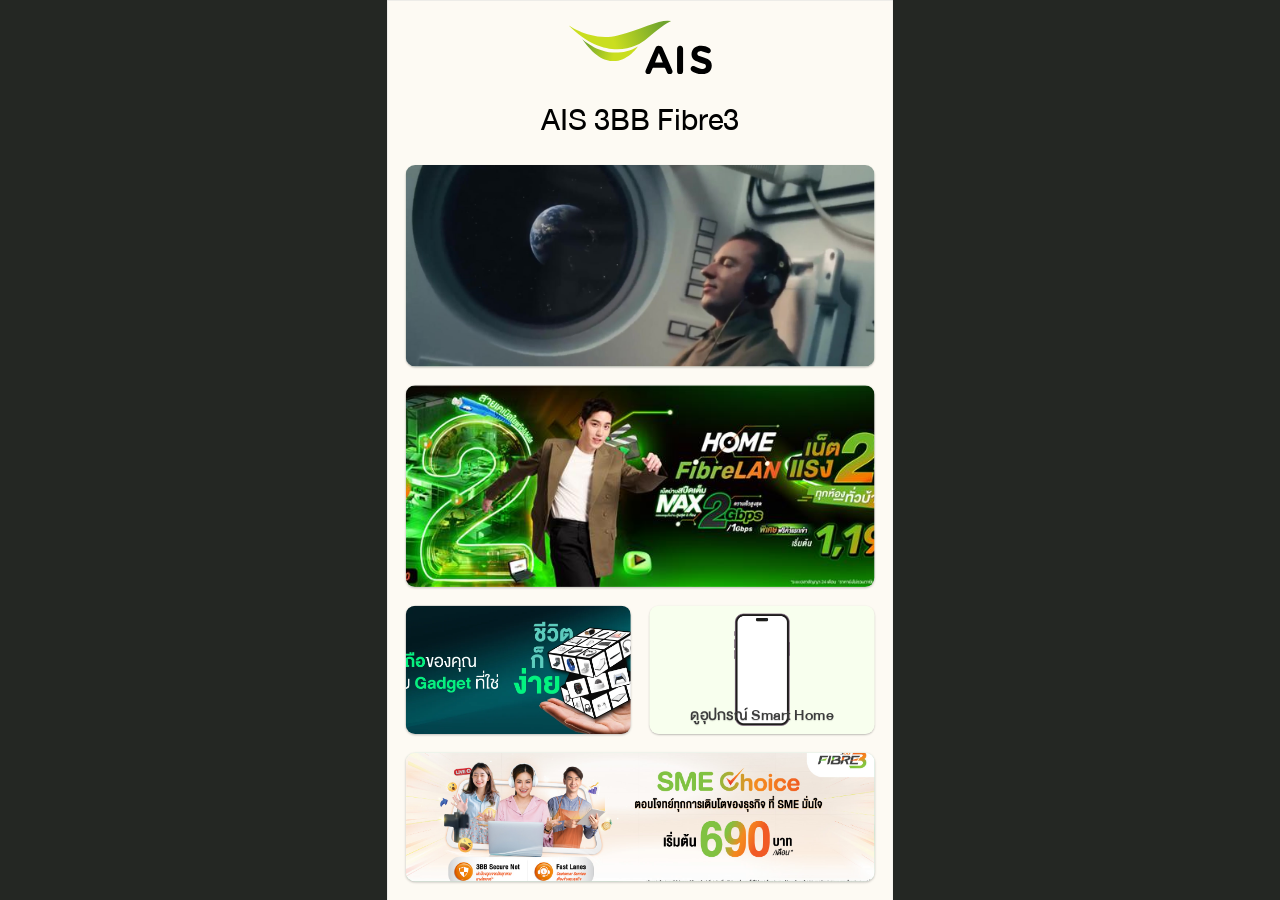
<file: index.html>
<!doctype html>
<html lang="th">
  <head>
    <meta charset="utf-8" />
    <meta name="viewport" content="width=device-width,initial-scale=1,maximum-scale=1,user-scalable=no" />
    <title>หน้าแรก — AIS Vertical TV Pad V1.02n</title>
    <link rel="stylesheet" href="styles/kiosk-styles.css" />
    <script defer src="scripts/navbar.js"></script>
    <script defer src="scripts/kiosk-application.js"></script>
  </head>
  <body data-current-page="home">
    <main class="kiosk-viewport" id="viewport">
      <div class="kiosk-scaled-container" id="wrapper">
        <div class="kiosk-canvas" id="canvas">
          <section
            class="kiosk-screen"
            id="page-home"
            data-title="หน้าแรก"
            data-page="home"
            tabindex="-1"
            aria-label="หน้าแรก"
          >
            <div class="home-page">
              <div class="brand-section__logo">
                <img
                  alt=""
                  src="assets/images/ais-brand-logo.svg"
                  draggable="false"
                  class="media-layer"
                />
              </div>
              <div
                aria-label="วิดีโอแบรนด์"
                class="brand-video__container"
                data-inline-video="brand"
              >
                <img
                  src="assets/images/home-brand-video-poster.jpg"
                  alt=""
                  draggable="false"
                  class="media-cover"
                />
              </div>
              <a
                data-action="navigate"
                aria-label="กีฬาและ Entertainment"
                class="interactive entertainment-promotion-banner"
                href="entertainment-promotions.html#entertainment"
                data-page="entertainment"
              >
                <div class="entertainment-promotion-banner__image">
                  <img
                    alt=""
                    src="assets/images/entertainment-promotion-banner.webp"
                    draggable="false"
                    class="media-cover"
                  />
                </div>
              </a>
              <h1 data-bind="brandConcept" class="brand-section__concept"></h1>
              <a
                data-action="navigate"
                aria-label="เลือกประเภทธุรกิจ SME"
                class="interactive business-promotion-banner"
                href="business-types.html#sme-business"
                data-page="sme-business"
              >
                <div class="business-promotion-banner__base-image">
                  <img
                    alt=""
                    src="assets/images/business-banner-background.webp"
                    draggable="false"
                    class="media-cover"
                  />
                </div>
                <div class="business-promotion-banner__overlay-image">
                  <img
                    alt=""
                    src="assets/images/business-banner-overlay.webp"
                    draggable="false"
                    class="media-cover"
                  />
                </div>
              </a>
              <a
                aria-label="ดูอุปกรณ์ Smart Home"
                class="interactive smart-home-preview"
                href="smart-home.html#smart-home"
                data-page="smart-home"
                data-action="navigate"
              >
                <div class="smart-home-preview__device-image">
                  <img
                    alt=""
                    src="assets/images/smart-home-demo-devices.webp"
                    draggable="false"
                    class="media-cover"
                  />
                </div>
                <span class="smart-home-preview__label">ดูอุปกรณ์ Smart Home</span>
              </a>
              <a
                data-action="navigate"
                aria-label="Smart Home"
                class="interactive smart-home-promotion-banner"
                href="smart-home.html#smart-home"
                data-page="smart-home"
              >
                <div class="smart-home-promotion-banner__image">
                  <img
                    alt=""
                    src="assets/images/smart-home-banner.webp"
                    draggable="false"
                    class="media-cover"
                  />
                </div>
              </a>
            </div>
          </section>
          <div id="idle-root" hidden></div>
          <div class="visually-hidden" id="announcer" aria-live="polite"></div>
        </div>
      </div>
    </main>
    <noscript><p class="startup-message">ไม่สามารถเริ่มระบบได้ กรุณาติดต่อเจ้าหน้าที่</p></noscript>
  </body>
</html>
</file>
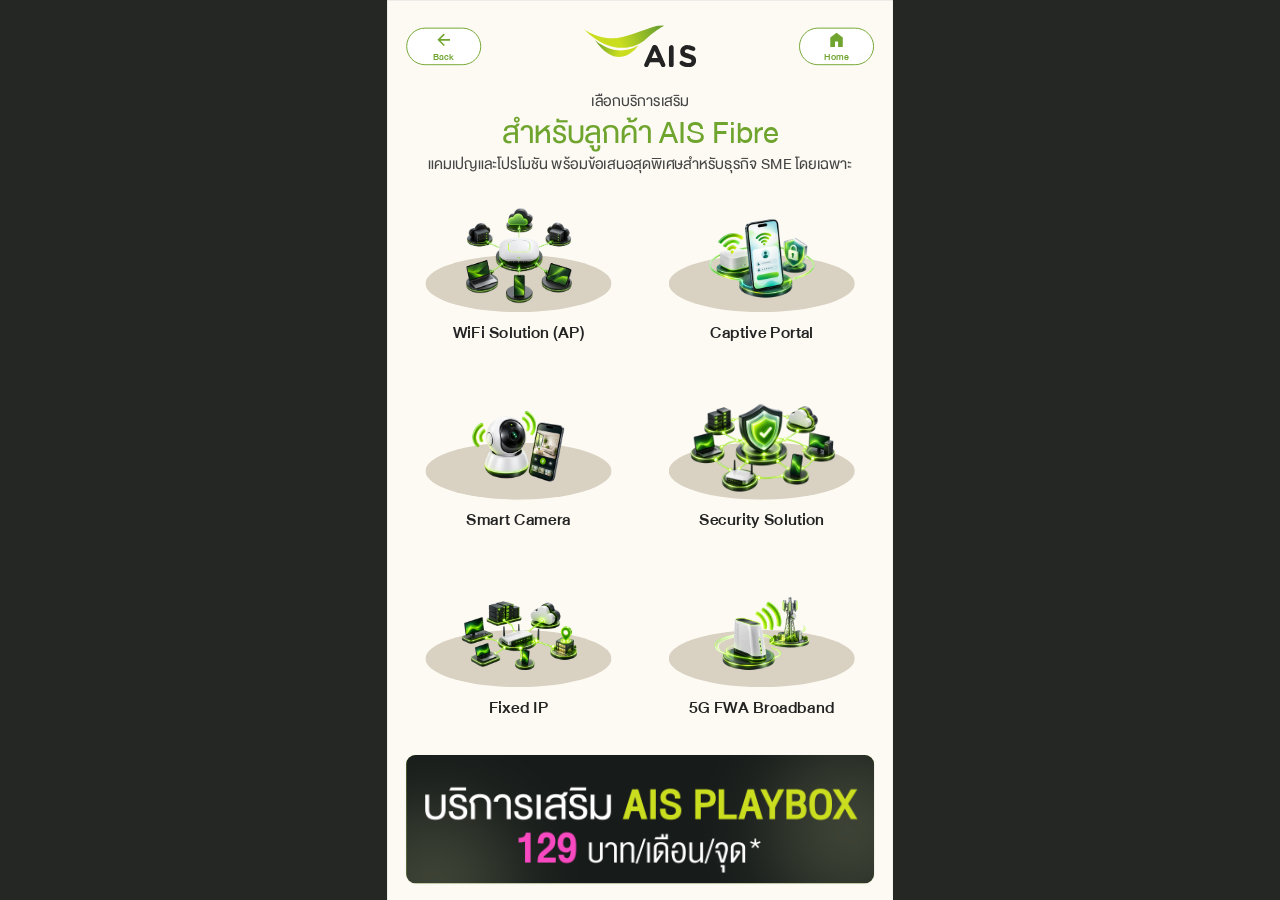
<file: business-additional-services.html>
<!doctype html>
<html lang="th">
  <head>
    <meta charset="utf-8" />
    <meta name="viewport" content="width=device-width,initial-scale=1,maximum-scale=1,user-scalable=no" />
    <title>บริการเสริม SME — AIS Vertical TV Pad V1.02n</title>
    <link rel="stylesheet" href="styles/kiosk-styles.css" />
    <script defer src="scripts/navbar.js"></script>
    <script defer src="scripts/kiosk-application.js"></script>
  </head>
  <body data-current-page="sme-addons">
    <main class="kiosk-viewport" id="viewport">
      <div class="kiosk-scaled-container" id="wrapper">
        <div class="kiosk-canvas" id="canvas">
          <section
            class="kiosk-screen"
            id="page-sme-addons"
            data-title="บริการเสริม SME"
            data-page="sme-addons"
            tabindex="-1"
            aria-label="บริการเสริม SME"
          >
            <div class="kiosk-page">
              <div data-navbar></div>
              <div class="business-additional-services-heading">
                <h1 class="business-additional-services-page-title">
                  <span class="business-additional-services-heading__title">เลือกบริการเสริม</span>
                  <span class="business-additional-services-heading__subtitle heading-title">สำหรับลูกค้า AIS Fibre</span>
                </h1>
                <p class="business-additional-services-heading__title">
                  แคมเปญและโปรโมชัน พร้อมข้อเสนอสุดพิเศษสำหรับธุรกิจ SME โดยเฉพาะ
                </p>
              </div>
              <h2 class="visually-hidden">รายการบริการเสริม</h2>
              <div class="business-service-row">
                <div
                  aria-label="WiFi Solution (AP)"
                  class="business-service-card"
                  data-addon-id="wifi"
                  role="group"
                >
                  <div class="business-service-card__cover">
                    <div class="business-service-card__image-rotation">
                      <img
                        alt=""
                        src="assets/images/business-service-card-background.svg"
                        draggable="false"
                        class="media-layer"
                      />
                    </div>
                    <div class="business-service-card__wifi-image">
                      <img
                        alt=""
                        src="assets/images/business-wifi-service.webp"
                        draggable="false"
                        class="media-cover"
                      />
                    </div>
                  </div>
                  <h3 class="business-service-card__name heading-card">WiFi Solution (AP)</h3>
                </div>
                <div
                  aria-label="Captive Portal"
                  class="business-service-card"
                  data-addon-id="portal"
                  role="group"
                >
                  <div class="business-service-card__cover">
                    <div class="business-service-card__image-rotation">
                      <img
                        alt=""
                        src="assets/images/business-service-card-background.svg"
                        draggable="false"
                        class="media-layer"
                      />
                    </div>
                    <div class="business-service-card__portal-image">
                      <img
                        alt=""
                        src="assets/images/business-wifi-portal-service.webp"
                        draggable="false"
                        class="media-cover"
                      />
                    </div>
                  </div>
                  <h3 class="business-service-card__name heading-card">Captive Portal</h3>
                </div>
              </div>
              <div class="business-service-row">
                <div
                  aria-label="Smart Camera"
                  class="business-service-card"
                  data-addon-id="camera"
                  role="group"
                >
                  <div class="business-service-card__cover">
                    <div class="business-service-card__image-rotation">
                      <img
                        alt=""
                        src="assets/images/business-service-card-background.svg"
                        draggable="false"
                        class="media-layer"
                      />
                    </div>
                    <div class="business-service-card__camera-image">
                      <img
                        alt=""
                        src="assets/images/smart-camera-and-phone.webp"
                        draggable="false"
                        class="media-cover"
                      />
                    </div>
                  </div>
                  <h3 class="business-service-card__name heading-card">Smart Camera</h3>
                </div>
                <div
                  aria-label="Security Solution"
                  class="business-service-card"
                  data-addon-id="security"
                  role="group"
                >
                  <div class="business-service-card__cover">
                    <div class="business-service-card__image-rotation">
                      <img
                        alt=""
                        src="assets/images/business-service-card-background.svg"
                        draggable="false"
                        class="media-layer"
                      />
                    </div>
                    <div class="business-service-card__security-image">
                      <img
                        alt=""
                        src="assets/images/business-cybersecurity-service.webp"
                        draggable="false"
                        class="media-cover"
                      />
                    </div>
                  </div>
                  <h3 class="business-service-card__name heading-card">Security Solution</h3>
                </div>
              </div>
              <div class="business-service-row">
                <div
                  aria-label="Fixed IP"
                  class="business-service-card"
                  data-addon-id="ip"
                  role="group"
                >
                  <div class="business-service-card__cover">
                    <div class="business-service-card__image-rotation">
                      <img
                        alt=""
                        src="assets/images/business-service-card-background.svg"
                        draggable="false"
                        class="media-layer"
                      />
                    </div>
                    <div class="business-service-card__fixed-ip-image">
                      <img
                        alt=""
                        src="assets/images/business-fixed-ip-service.webp"
                        draggable="false"
                        class="media-cover"
                      />
                    </div>
                  </div>
                  <h3 class="business-service-card__name heading-card">Fixed IP</h3>
                </div>
                <div
                  aria-label="5G FWA Broadband"
                  class="business-service-card"
                  data-addon-id="fwa"
                  role="group"
                >
                  <div class="business-service-card__cover">
                    <div class="business-service-card__image-rotation">
                      <img
                        alt=""
                        src="assets/images/business-service-card-background.svg"
                        draggable="false"
                        class="media-layer"
                      />
                    </div>
                    <div class="business-service-card__fixed-wireless-image">
                      <img
                        alt=""
                        src="assets/images/business-fixed-wireless-service.webp"
                        draggable="false"
                        class="media-cover"
                      />
                    </div>
                  </div>
                  <h3 class="business-service-card__name heading-card">5G FWA Broadband</h3>
                </div>
              </div>
              <div class="business-additional-services-promotion-banner">
                <div class="business-additional-services-promotion-banner__image">
                  <img
                    alt=""
                    src="assets/images/additional-internet-promotions-banner.webp"
                    draggable="false"
                    class="media-cover"
                  />
                </div>
              </div>
            </div>
          </section>
          <div id="idle-root" hidden></div>
          <div class="visually-hidden" id="announcer" aria-live="polite"></div>
        </div>
      </div>
    </main>
    <noscript><p class="startup-message">ไม่สามารถเริ่มระบบได้ กรุณาติดต่อเจ้าหน้าที่</p></noscript>
  </body>
</html>
</file>
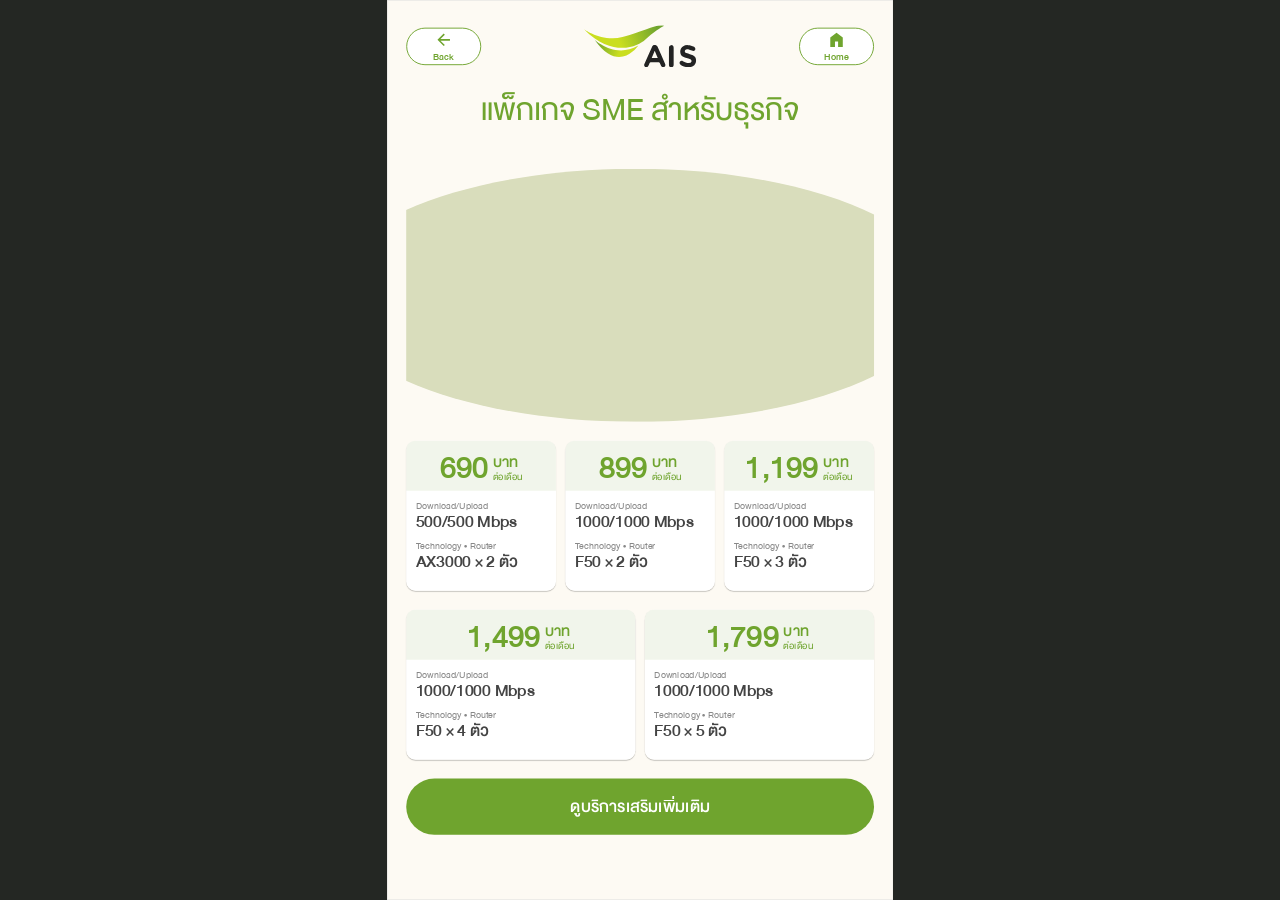
<file: business-packages.html>
<!doctype html>
<html lang="th">
  <head>
    <meta charset="utf-8" />
    <meta name="viewport" content="width=device-width,initial-scale=1,maximum-scale=1,user-scalable=no" />
    <title>แพ็กเกจ SME — AIS Vertical TV Pad V1.02n</title>
    <link rel="stylesheet" href="styles/kiosk-styles.css" />
    <script defer src="scripts/navbar.js"></script>
    <script defer src="scripts/kiosk-application.js"></script>
  </head>
  <body data-current-page="sme-packages">
    <main class="kiosk-viewport" id="viewport">
      <div class="kiosk-scaled-container" id="wrapper">
        <div class="kiosk-canvas" id="canvas">
          <section
            class="kiosk-screen"
            id="page-sme-packages"
            data-title="แพ็กเกจ SME"
            data-page="sme-packages"
            tabindex="-1"
            aria-label="แพ็กเกจ SME"
          >
            <div class="kiosk-page">
              <div data-navbar></div>
              <div class="business-packages-heading">
                <h1 data-business-title="true" class="business-packages-heading__title heading-title">
                  แพ็กเกจ SME สำหรับธุรกิจ
                </h1>
              </div>
              <div class="business-packages-hero">
                <div class="business-packages-hero__ellipse">
                  <div class="business-packages-hero__ellipse-native">
                    <img
                      alt=""
                      src="assets/images/business-package-hero-ellipse.svg"
                      draggable="false"
                      class="media-layer"
                    />
                  </div>
                </div>
                <div class="business-packages-hero__business-image">
                  <img
                    alt=""
                    draggable="false"
                    data-business-image="true"
                    class="media-cover is-image-loading"
                  />
                </div>
              </div>
              <div class="business-package-row">
                <div
                  aria-label="แพ็กเกจธุรกิจ"
                  class="business-package-card"
                  data-package-id="sme-690"
                  data-package-label="sme-690"
                  role="group"
                >
                  <div class="business-package-card__pricing">
                    <p data-bind="packages.sme-690.price" class="business-package-card__price">—</p>
                    <div class="business-package-card__billing">
                      <span class="business-package-card__currency">บาท</span>
                      <span class="business-package-card__period">ต่อเดือน</span>
                    </div>
                  </div>
                  <div class="business-package-card__body">
                    <dl class="business-package-card__detail">
                      <dt class="detail-caption">Download/Upload</dt>
                      <dd data-bind="packages.sme-690.speed" class="detail-value">—</dd>
                    </dl>
                    <dl class="business-package-card__detail">
                      <dt class="detail-caption">Technology • Router</dt>
                      <dd data-bind="packages.sme-690.router" class="detail-value">—</dd>
                    </dl>
                  </div>
                </div>
                <div
                  aria-label="แพ็กเกจธุรกิจ"
                  class="business-package-card"
                  data-package-id="sme-899"
                  data-package-label="sme-899"
                  role="group"
                >
                  <div class="business-package-card__pricing">
                    <p data-bind="packages.sme-899.price" class="business-package-card__price">—</p>
                    <div class="business-package-card__billing">
                      <span class="business-package-card__currency">บาท</span>
                      <span class="business-package-card__period">ต่อเดือน</span>
                    </div>
                  </div>
                  <div class="business-package-card__body">
                    <dl class="business-package-card__detail">
                      <dt class="detail-caption">Download/Upload</dt>
                      <dd data-bind="packages.sme-899.speed" class="detail-value">—</dd>
                    </dl>
                    <dl class="business-package-card__detail">
                      <dt class="detail-caption">Technology • Router</dt>
                      <dd data-bind="packages.sme-899.router" class="detail-value">—</dd>
                    </dl>
                  </div>
                </div>
                <div
                  aria-label="แพ็กเกจธุรกิจ"
                  class="business-package-card"
                  data-package-id="sme-1199"
                  data-package-label="sme-1199"
                  role="group"
                >
                  <div class="business-package-card__pricing">
                    <p data-bind="packages.sme-1199.price" class="business-package-card__price">
                      —
                    </p>
                    <div class="business-package-card__billing">
                      <span class="business-package-card__currency">บาท</span>
                      <span class="business-package-card__period">ต่อเดือน</span>
                    </div>
                  </div>
                  <div class="business-package-card__body">
                    <dl class="business-package-card__detail">
                      <dt class="detail-caption">Download/Upload</dt>
                      <dd data-bind="packages.sme-1199.speed" class="detail-value">—</dd>
                    </dl>
                    <dl class="business-package-card__detail">
                      <dt class="detail-caption">Technology • Router</dt>
                      <dd data-bind="packages.sme-1199.router" class="detail-value">—</dd>
                    </dl>
                  </div>
                </div>
              </div>
              <div class="business-package-row--last">
                <div
                  aria-label="แพ็กเกจธุรกิจ"
                  class="business-package-card--last"
                  data-package-id="sme-1499"
                  data-package-label="sme-1499"
                  role="group"
                >
                  <div class="business-package-card__pricing">
                    <p data-bind="packages.sme-1499.price" class="business-package-card__price">
                      —
                    </p>
                    <div class="business-package-card__billing">
                      <span class="business-package-card__currency">บาท</span>
                      <span class="business-package-card__period">ต่อเดือน</span>
                    </div>
                  </div>
                  <div class="business-package-card__body">
                    <dl class="business-package-card__detail">
                      <dt class="detail-caption">Download/Upload</dt>
                      <dd data-bind="packages.sme-1499.speed" class="detail-value">—</dd>
                    </dl>
                    <dl class="business-package-card__detail">
                      <dt class="detail-caption">Technology • Router</dt>
                      <dd data-bind="packages.sme-1499.router" class="detail-value">—</dd>
                    </dl>
                  </div>
                </div>
                <div
                  aria-label="แพ็กเกจธุรกิจ"
                  class="business-package-card--last"
                  data-package-id="sme-1799"
                  data-package-label="sme-1799"
                  role="group"
                >
                  <div class="business-package-card__pricing">
                    <p data-bind="packages.sme-1799.price" class="business-package-card__price">
                      —
                    </p>
                    <div class="business-package-card__billing">
                      <span class="business-package-card__currency">บาท</span>
                      <span class="business-package-card__period">ต่อเดือน</span>
                    </div>
                  </div>
                  <div class="business-package-card__body">
                    <dl class="business-package-card__detail">
                      <dt class="detail-caption">Download/Upload</dt>
                      <dd data-bind="packages.sme-1799.speed" class="detail-value">—</dd>
                    </dl>
                    <dl class="business-package-card__detail">
                      <dt class="detail-caption">Technology • Router</dt>
                      <dd data-bind="packages.sme-1799.router" class="detail-value">—</dd>
                    </dl>
                  </div>
                </div>
              </div>
              <a
                data-action="navigate"
                aria-label="ดูบริการเสริมเพิ่มเติม"
                class="interactive business-additional-services-link"
                href="business-additional-services.html#sme-addons"
                data-page="sme-addons"
              >
                <span class="business-additional-services-link__label">ดูบริการเสริมเพิ่มเติม</span>
              </a>
            </div>
          </section>
          <div id="idle-root" hidden></div>
          <div class="visually-hidden" id="announcer" aria-live="polite"></div>
        </div>
      </div>
    </main>
    <noscript><p class="startup-message">ไม่สามารถเริ่มระบบได้ กรุณาติดต่อเจ้าหน้าที่</p></noscript>
  </body>
</html>
</file>
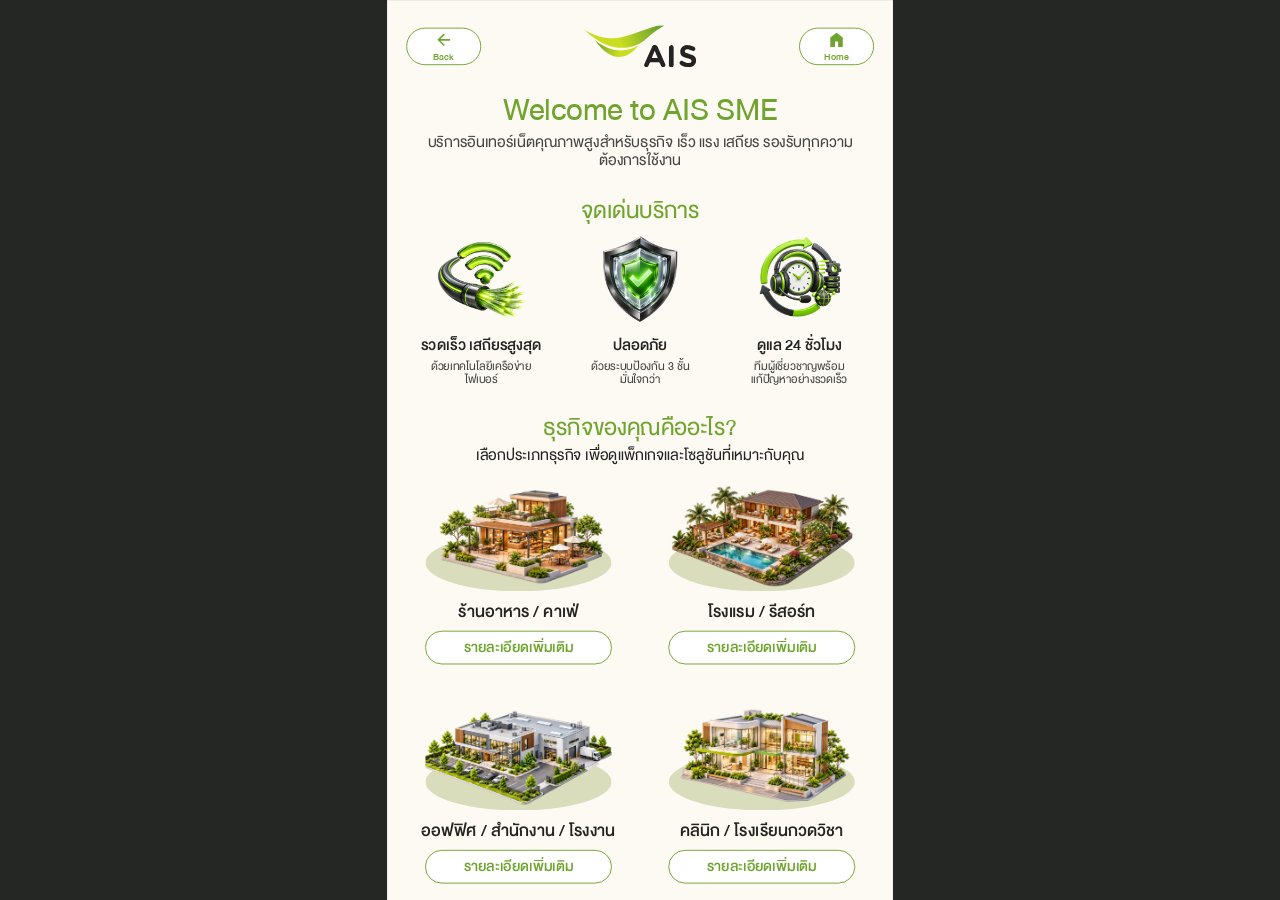
<file: business-types.html>
<!doctype html>
<html lang="th">
  <head>
    <meta charset="utf-8" />
    <meta name="viewport" content="width=device-width,initial-scale=1,maximum-scale=1,user-scalable=no" />
    <title>เลือกประเภทธุรกิจ SME — AIS Vertical TV Pad V1.02n</title>
    <link rel="stylesheet" href="styles/kiosk-styles.css" />
    <script defer src="scripts/navbar.js"></script>
    <script defer src="scripts/kiosk-application.js"></script>
  </head>
  <body data-current-page="sme-business">
    <main class="kiosk-viewport" id="viewport">
      <div class="kiosk-scaled-container" id="wrapper">
        <div class="kiosk-canvas" id="canvas">
          <section
            class="kiosk-screen"
            id="page-sme-business"
            data-title="เลือกประเภทธุรกิจ SME"
            data-page="sme-business"
            tabindex="-1"
            aria-label="เลือกประเภทธุรกิจ SME"
          >
            <div class="kiosk-page">
              <div data-navbar></div>
              <div class="business-types-heading">
                <h1 class="business-types-heading__title heading-title">Welcome to AIS SME</h1>
                <p
                  class="business-types-heading__description business-benefit__description--support"
                >
                  บริการอินเทอร์เน็ตคุณภาพสูงสำหรับธุรกิจ เร็ว แรง เสถียร รองรับทุกความต้องการใช้งาน
                </p>
              </div>
              <div class="business-benefits">
                <h2 class="business-benefits__title heading-section">จุดเด่นบริการ</h2>
                <div class="business-benefits__row">
                  <div class="business-benefit">
                    <div class="business-benefit__image-frame">
                      <img
                        alt=""
                        src="assets/images/business-network-speed-illustration.webp"
                        draggable="false"
                        class="media-cover"
                      />
                    </div>
                    <div class="business-benefit__body">
                      <h3 class="business-benefit__title heading-card">รวดเร็ว เสถียรสูงสุด</h3>
                      <p class="business-benefit__description">
                        ด้วยเทคโนโลยีเครือข่าย
                        <br aria-hidden />
                        ไฟเบอร์
                      </p>
                    </div>
                  </div>
                  <div class="business-benefit">
                    <div class="business-benefit__image-frame">
                      <img
                        alt=""
                        src="assets/images/business-security-illustration.webp"
                        draggable="false"
                        class="media-cover"
                      />
                    </div>
                    <div class="business-benefit__body">
                      <h3 class="business-benefit__title heading-card">ปลอดภัย</h3>
                      <p class="business-benefit__description">
                        ด้วยระบบป้องกัน 3 ชั้น
                        <br aria-hidden />
                        มั่นใจกว่า
                      </p>
                    </div>
                  </div>
                  <div class="business-benefit">
                    <div class="business-benefit__image-frame">
                      <img
                        alt=""
                        src="assets/images/business-support-illustration.webp"
                        draggable="false"
                        class="media-cover"
                      />
                    </div>
                    <div class="business-benefit__body">
                      <h3 class="business-benefit__title heading-card">ดูแล 24 ชั่วโมง</h3>
                      <p class="business-benefit__description">
                        ทีมผู้เชี่ยวชาญพร้อม
                        <br aria-hidden />
                        แก้ปัญหาอย่างรวดเร็ว
                      </p>
                    </div>
                  </div>
                </div>
              </div>
              <div class="business-types-heading">
                <h2 class="business-type-selection__title heading-section">ธุรกิจของคุณคืออะไร?</h2>
                <p class="business-type-selection__description">
                  เลือกประเภทธุรกิจ เพื่อดูแพ็กเกจและโซลูชันที่เหมาะกับคุณ
                </p>
              </div>
              <div class="business-type-selection__row">
                <div class="business-type-card">
                  <div class="business-type-card__cover">
                    <div class="business-type-card__image-rotation">
                      <img
                        alt=""
                        src="assets/images/business-type-card-background.svg"
                        draggable="false"
                        class="media-layer"
                      />
                    </div>
                    <div class="business-type-card__image-frame">
                      <img
                        alt=""
                        src="assets/images/business-cafe-illustration.webp"
                        draggable="false"
                        class="media-cover"
                      />
                    </div>
                  </div>
                  <h3 class="business-type-card__name heading-card">ร้านอาหาร / คาเฟ่</h3>
                  <button
                    data-action="business"
                    aria-label="ร้านอาหาร / คาเฟ่"
                    class="interactive business-type-card__details-link"
                    data-business-id="cafe"
                    type="button"
                  >
                    <span class="business-type-card__link-label">รายละเอียดเพิ่มเติม</span>
                  </button>
                </div>
                <div class="business-type-card">
                  <div class="business-type-card__cover">
                    <div class="business-type-card__image-rotation">
                      <img
                        alt=""
                        src="assets/images/business-type-card-background.svg"
                        draggable="false"
                        class="media-layer"
                      />
                    </div>
                    <div class="business-type-card__image-frame">
                      <img
                        alt=""
                        src="assets/images/business-hotel-illustration.webp"
                        draggable="false"
                        class="media-cover"
                      />
                    </div>
                  </div>
                  <h3 class="business-type-card__name heading-card">โรงแรม / รีสอร์ท</h3>
                  <button
                    data-action="business"
                    aria-label="โรงแรม / รีสอร์ท"
                    class="interactive business-type-card__details-link"
                    data-business-id="hotel"
                    type="button"
                  >
                    <span class="business-type-card__link-label">รายละเอียดเพิ่มเติม</span>
                  </button>
                </div>
              </div>
              <div class="business-type-selection__row">
                <div class="business-type-card">
                  <div class="business-type-card__cover">
                    <div class="business-type-card__image-rotation">
                      <img
                        alt=""
                        src="assets/images/business-type-card-background.svg"
                        draggable="false"
                        class="media-layer"
                      />
                    </div>
                    <div class="business-type-card__image-frame">
                      <img
                        alt=""
                        src="assets/images/business-office-illustration.webp"
                        draggable="false"
                        class="media-cover"
                      />
                    </div>
                  </div>
                  <h3 class="business-type-card__name heading-card">ออฟฟิศ / สำนักงาน / โรงงาน</h3>
                  <button
                    data-action="business"
                    aria-label="ออฟฟิศ / สำนักงาน / โรงงาน"
                    class="interactive business-type-card__details-link"
                    data-business-id="office"
                    type="button"
                  >
                    <span class="business-type-card__link-label">รายละเอียดเพิ่มเติม</span>
                  </button>
                </div>
                <div class="business-type-card">
                  <div class="business-type-card__cover">
                    <div class="business-type-card__image-rotation">
                      <img
                        alt=""
                        src="assets/images/business-type-card-background.svg"
                        draggable="false"
                        class="media-layer"
                      />
                    </div>
                    <div class="business-type-card__image-frame">
                      <img
                        alt=""
                        src="assets/images/business-clinic-illustration.webp"
                        draggable="false"
                        class="media-cover"
                      />
                    </div>
                  </div>
                  <h3 class="business-type-card__name heading-card">คลินิก / โรงเรียนกวดวิชา</h3>
                  <button
                    data-action="business"
                    aria-label="คลินิก / โรงเรียนกวดวิชา"
                    class="interactive business-type-card__details-link"
                    data-business-id="clinic"
                    type="button"
                  >
                    <span class="business-type-card__link-label">รายละเอียดเพิ่มเติม</span>
                  </button>
                </div>
              </div>
            </div>
          </section>
          <div id="idle-root" hidden></div>
          <div class="visually-hidden" id="announcer" aria-live="polite"></div>
        </div>
      </div>
    </main>
    <noscript><p class="startup-message">ไม่สามารถเริ่มระบบได้ กรุณาติดต่อเจ้าหน้าที่</p></noscript>
  </body>
</html>
</file>
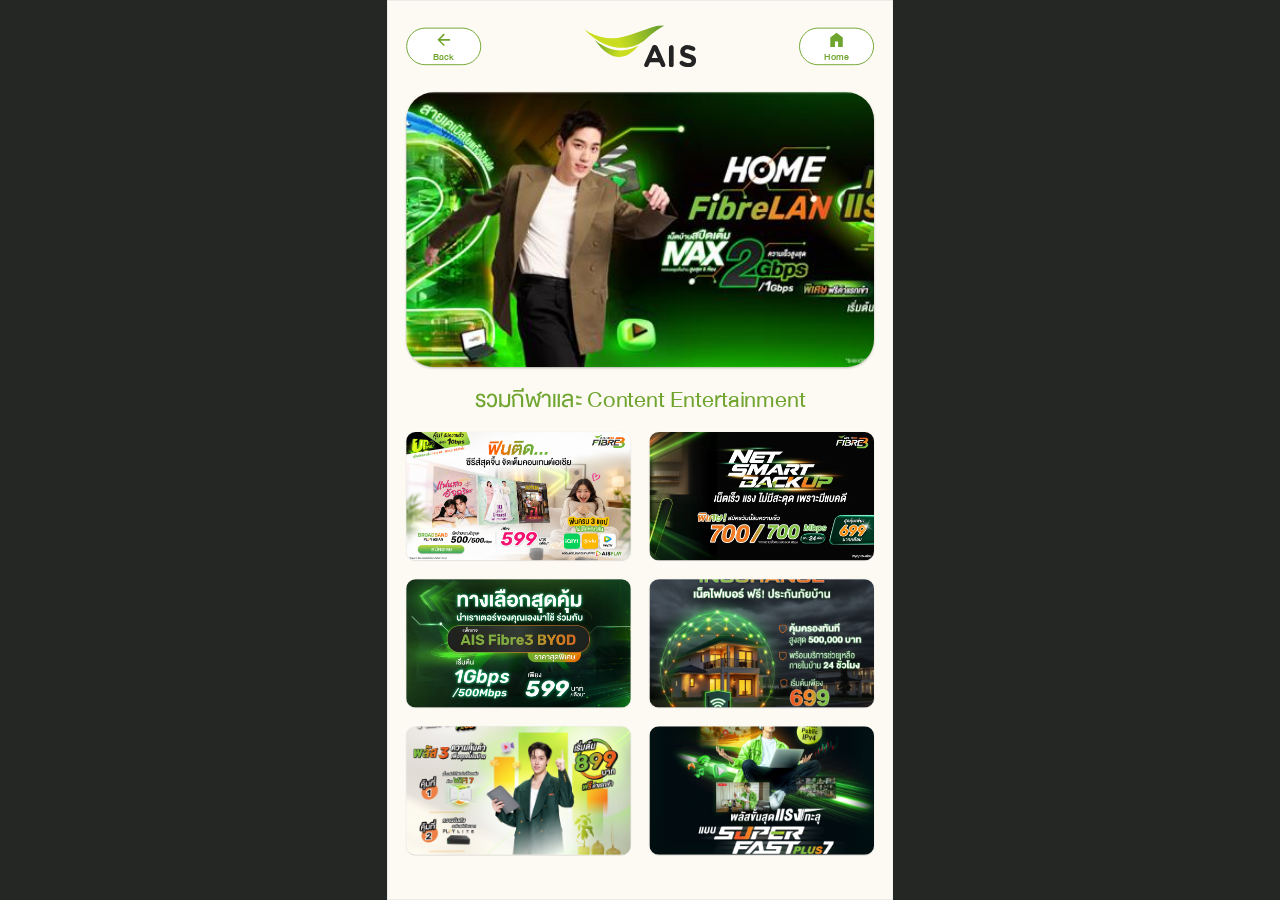
<file: entertainment-promotions.html>
<!doctype html>
<html lang="th">
  <head>
    <meta charset="utf-8" />
    <meta name="viewport" content="width=device-width,initial-scale=1,maximum-scale=1,user-scalable=no" />
    <title>กีฬาและ Entertainment — AIS Vertical TV Pad V1.02n</title>
    <link rel="stylesheet" href="styles/kiosk-styles.css" />
    <script defer src="scripts/navbar.js"></script>
    <script defer src="scripts/kiosk-application.js"></script>
  </head>
  <body data-current-page="entertainment">
    <main class="kiosk-viewport" id="viewport">
      <div class="kiosk-scaled-container" id="wrapper">
        <div class="kiosk-canvas" id="canvas">
          <section
            class="kiosk-screen"
            id="page-entertainment"
            data-title="กีฬาและ Entertainment"
            data-page="entertainment"
            tabindex="-1"
            aria-label="กีฬาและ Entertainment"
          >
            <div class="kiosk-page">
              <div data-navbar></div>
              <div class="entertainment-hero">
                <div class="entertainment-hero__image">
                  <img
                    alt=""
                    src="assets/images/entertainment-promotion-banner.webp"
                    draggable="false"
                    class="media-cover"
                  />
                </div>
              </div>
              <div class="entertainment-heading">
                <h1 class="entertainment-heading__title heading-title">รวมกีฬาและ Content Entertainment</h1>
              </div>
              <div class="entertainment-feature-row">
                <a
                  data-action="feature"
                  aria-label="ความบันเทิงเอเชีย"
                  class="interactive entertainment-feature-card"
                  data-feature-id="asian"
                  href="welcome-packages.html#welcome"
                >
                  <div class="entertainment-feature-card__asian-image">
                    <img
                      alt=""
                      src="assets/images/asian-entertainment-promotion.webp"
                      draggable="false"
                      class="media-cover"
                    />
                  </div>
                </a>
                <a
                  data-action="feature"
                  aria-label="5G Backup"
                  class="interactive entertainment-feature-card--compact"
                  data-feature-id="backup"
                  href="welcome-packages.html#welcome/features/backup"
                >
                  <div class="entertainment-feature-card__backup-image">
                    <img
                      alt=""
                      src="assets/images/backup-internet-promotion.webp"
                      draggable="false"
                      class="media-cover"
                    />
                  </div>
                </a>
              </div>
              <div class="entertainment-feature-row">
                <a
                  data-action="feature"
                  aria-label="BYOD"
                  class="interactive entertainment-feature-card--wide"
                  href="welcome-packages.html#welcome/features/byod"
                  data-feature-id="byod"
                >
                  <div class="entertainment-feature-card__byod-image">
                    <img
                      alt=""
                      src="assets/images/bring-your-own-router-promotion.webp"
                      draggable="false"
                      class="media-cover"
                    />
                  </div>
                </a>
                <a
                  data-action="feature"
                  aria-label="บริการดูแลบ้าน"
                  class="interactive entertainment-feature-card--square"
                  href="welcome-packages.html#welcome"
                  data-feature-id="insurance"
                >
                  <div class="entertainment-feature-card__insurance-image">
                    <img
                      alt=""
                      src="assets/images/home-insurance-promotion.webp"
                      draggable="false"
                      class="media-cover"
                    />
                  </div>
                </a>
              </div>
              <div class="entertainment-feature-row">
                <a
                  data-action="feature"
                  aria-label="FibreLAN"
                  class="interactive entertainment-feature-card--wide"
                  href="welcome-packages.html#welcome"
                  data-feature-id="lan"
                >
                  <div class="entertainment-feature-card__lan-image">
                    <img
                      alt=""
                      src="assets/images/home-fibre-network-promotion.webp"
                      draggable="false"
                      class="media-cover"
                    />
                  </div>
                </a>
                <a
                  data-action="feature"
                  aria-label="Super FAST Plus"
                  class="interactive entertainment-feature-card--square"
                  href="welcome-packages.html#welcome"
                  data-feature-id="superfast"
                >
                  <div class="entertainment-feature-card__superfast-image">
                    <img
                      alt=""
                      src="assets/images/super-fast-internet-promotion.webp"
                      draggable="false"
                      class="media-cover"
                    />
                  </div>
                </a>
              </div>
            </div>
          </section>
          <div id="idle-root" hidden></div>
          <div class="visually-hidden" id="announcer" aria-live="polite"></div>
        </div>
      </div>
    </main>
    <noscript><p class="startup-message">ไม่สามารถเริ่มระบบได้ กรุณาติดต่อเจ้าหน้าที่</p></noscript>
  </body>
</html>
</file>
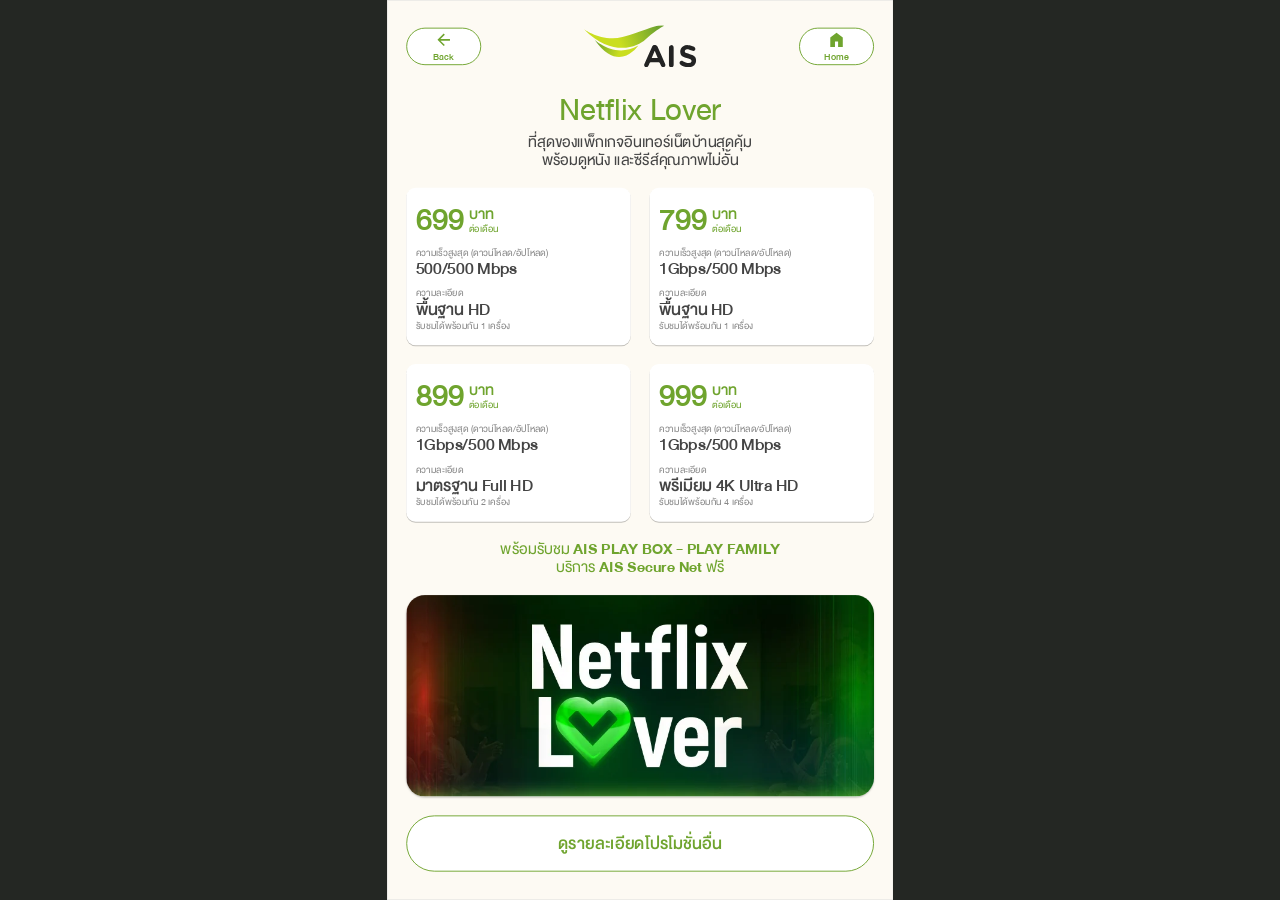
<file: netflix-packages.html>
<!doctype html>
<html lang="th">
  <head>
    <meta charset="utf-8" />
    <meta name="viewport" content="width=device-width,initial-scale=1,maximum-scale=1,user-scalable=no" />
    <title>Netflix Lover — AIS Vertical TV Pad V1.02n</title>
    <link rel="stylesheet" href="styles/kiosk-styles.css" />
    <script defer src="scripts/navbar.js"></script>
    <script defer src="scripts/kiosk-application.js"></script>
  </head>
  <body data-current-page="netflix">
    <main class="kiosk-viewport" id="viewport">
      <div class="kiosk-scaled-container" id="wrapper">
        <div class="kiosk-canvas" id="canvas">
          <section
            class="kiosk-screen"
            id="page-netflix"
            data-title="Netflix Lover"
            data-page="netflix"
            tabindex="-1"
            aria-label="Netflix Lover"
          >
            <div class="netflix-page">
              <div data-navbar></div>
              <div class="page-heading">
                <h1 class="page-heading__title heading-title">Netflix Lover</h1>
                <div class="page-heading__description">
                  <p class="page-heading__intro">ที่สุดของแพ็กเกจอินเทอร์เน็ตบ้านสุดคุ้ม</p>
                  <p class="page-heading__subtitle">พร้อมดูหนัง และซีรีส์คุณภาพไม่อั้น</p>
                </div>
              </div>
              <div class="netflix-package-row">
                <article
                  class="package-detail-panel"
                  data-package-id="netflix-699"
                  data-package-label="netflix-699"
                  aria-label="ดูรายละเอียดแพ็กเกจ"
                >
                  <div class="package-detail-panel__pricing">
                    <p data-bind="packages.netflix-699.price" class="package-detail-panel__price">
                      —
                    </p>
                    <div class="package-detail-panel__billing">
                      <span class="package-detail-panel__currency">บาท</span>
                      <span class="package-detail-panel__period">ต่อเดือน</span>
                    </div>
                  </div>
                  <dl class="package-detail-panel__detail">
                    <dt class="detail-caption">ความเร็วสูงสุด (ดาวน์โหลด/อัปโหลด)</dt>
                    <dd data-bind="packages.netflix-699.speed" class="detail-value">—</dd>
                  </dl>
                  <dl class="package-detail-panel__detail">
                    <dt class="detail-caption">ความละเอียด</dt>
                    <dd data-bind="packages.netflix-699.quality" class="detail-value">—</dd>
                    <dt class="visually-hidden">การรับชมพร้อมกัน</dt><dd
                      class="detail-caption"
                      data-bind="packages.netflix-699.devices"
                      data-format="devices"
                    >
                      —
                    </dd>
                  </dl>
                </article>
                <article
                  class="package-detail-panel"
                  data-package-id="netflix-799"
                  data-package-label="netflix-799"
                  aria-label="ดูรายละเอียดแพ็กเกจ"
                >
                  <div class="package-detail-panel__pricing">
                    <p data-bind="packages.netflix-799.price" class="package-detail-panel__price">
                      —
                    </p>
                    <div class="package-detail-panel__billing">
                      <span class="package-detail-panel__currency">บาท</span>
                      <span class="package-detail-panel__period">ต่อเดือน</span>
                    </div>
                  </div>
                  <dl class="package-detail-panel__detail">
                    <dt class="detail-caption">ความเร็วสูงสุด (ดาวน์โหลด/อัปโหลด)</dt>
                    <dd data-bind="packages.netflix-799.speed" class="detail-value">—</dd>
                  </dl>
                  <dl class="package-detail-panel__detail">
                    <dt class="detail-caption">ความละเอียด</dt>
                    <dd data-bind="packages.netflix-799.quality" class="detail-value">—</dd>
                    <dt class="visually-hidden">การรับชมพร้อมกัน</dt><dd
                      class="detail-caption"
                      data-bind="packages.netflix-799.devices"
                      data-format="devices"
                    >
                      —
                    </dd>
                  </dl>
                </article>
              </div>
              <div class="netflix-package-row">
                <article
                  class="package-detail-panel"
                  data-package-id="netflix-899"
                  data-package-label="netflix-899"
                  aria-label="ดูรายละเอียดแพ็กเกจ"
                >
                  <div class="package-detail-panel__pricing">
                    <p data-bind="packages.netflix-899.price" class="package-detail-panel__price">
                      —
                    </p>
                    <div class="package-detail-panel__billing">
                      <span class="package-detail-panel__currency">บาท</span>
                      <span class="package-detail-panel__period">ต่อเดือน</span>
                    </div>
                  </div>
                  <dl class="package-detail-panel__detail">
                    <dt class="detail-caption">ความเร็วสูงสุด (ดาวน์โหลด/อัปโหลด)</dt>
                    <dd data-bind="packages.netflix-899.speed" class="detail-value">—</dd>
                  </dl>
                  <dl class="package-detail-panel__detail">
                    <dt class="detail-caption">ความละเอียด</dt>
                    <dd data-bind="packages.netflix-899.quality" class="detail-value">—</dd>
                    <dt class="visually-hidden">การรับชมพร้อมกัน</dt><dd
                      class="detail-caption"
                      data-bind="packages.netflix-899.devices"
                      data-format="devices"
                    >
                      —
                    </dd>
                  </dl>
                </article>
                <article
                  class="package-detail-panel"
                  data-package-id="netflix-999"
                  data-package-label="netflix-999"
                  aria-label="ดูรายละเอียดแพ็กเกจ"
                >
                  <div class="package-detail-panel__pricing">
                    <p data-bind="packages.netflix-999.price" class="package-detail-panel__price">
                      —
                    </p>
                    <div class="package-detail-panel__billing">
                      <span class="package-detail-panel__currency">บาท</span>
                      <span class="package-detail-panel__period">ต่อเดือน</span>
                    </div>
                  </div>
                  <dl class="package-detail-panel__detail">
                    <dt class="detail-caption">ความเร็วสูงสุด (ดาวน์โหลด/อัปโหลด)</dt>
                    <dd data-bind="packages.netflix-999.speed" class="detail-value">—</dd>
                  </dl>
                  <dl class="package-detail-panel__detail">
                    <dt class="detail-caption">ความละเอียด</dt>
                    <dd data-bind="packages.netflix-999.quality" class="detail-value">—</dd>
                    <dt class="visually-hidden">การรับชมพร้อมกัน</dt><dd
                      class="detail-caption"
                      data-bind="packages.netflix-999.devices"
                      data-format="devices"
                    >
                      —
                    </dd>
                  </dl>
                </article>
              </div>
              <p class="netflix-benefits">
                <span class="netflix-benefits__text">พร้อมรับชม </span>
                <strong class="netflix-benefits__emphasis">AIS PLAY BOX - PLAY FAMILY</strong>
                <span class="netflix-benefits__text">
                  <br aria-hidden />
                  บริการ
                </span>
                <strong class="netflix-benefits__emphasis">AIS Secure Net</strong>
                <span class="netflix-benefits__text"> ฟรี</span>
              </p>
              <div class="netflix-promotion-banner">
                <div class="netflix-promotion-banner__image-frame">
                  <img
                    alt=""
                    src="assets/images/netflix-standard-promotion.webp"
                    draggable="false"
                    class="netflix-promotion-banner__image"
                  />
                </div>
              </div>
              <a
                data-action="navigate"
                aria-label="ดูรายละเอียดโปรโมชั่นอื่น"
                class="interactive netflix-other-promotions-link"
                href="welcome-packages.html#welcome"
                data-page="welcome"
              >
                <span class="netflix-other-promotions-link__label">ดูรายละเอียดโปรโมชั่นอื่น</span>
              </a>
            </div>
          </section>
          <div id="idle-root" hidden></div>
          <div class="visually-hidden" id="announcer" aria-live="polite"></div>
        </div>
      </div>
    </main>
    <noscript><p class="startup-message">ไม่สามารถเริ่มระบบได้ กรุณาติดต่อเจ้าหน้าที่</p></noscript>
  </body>
</html>
</file>
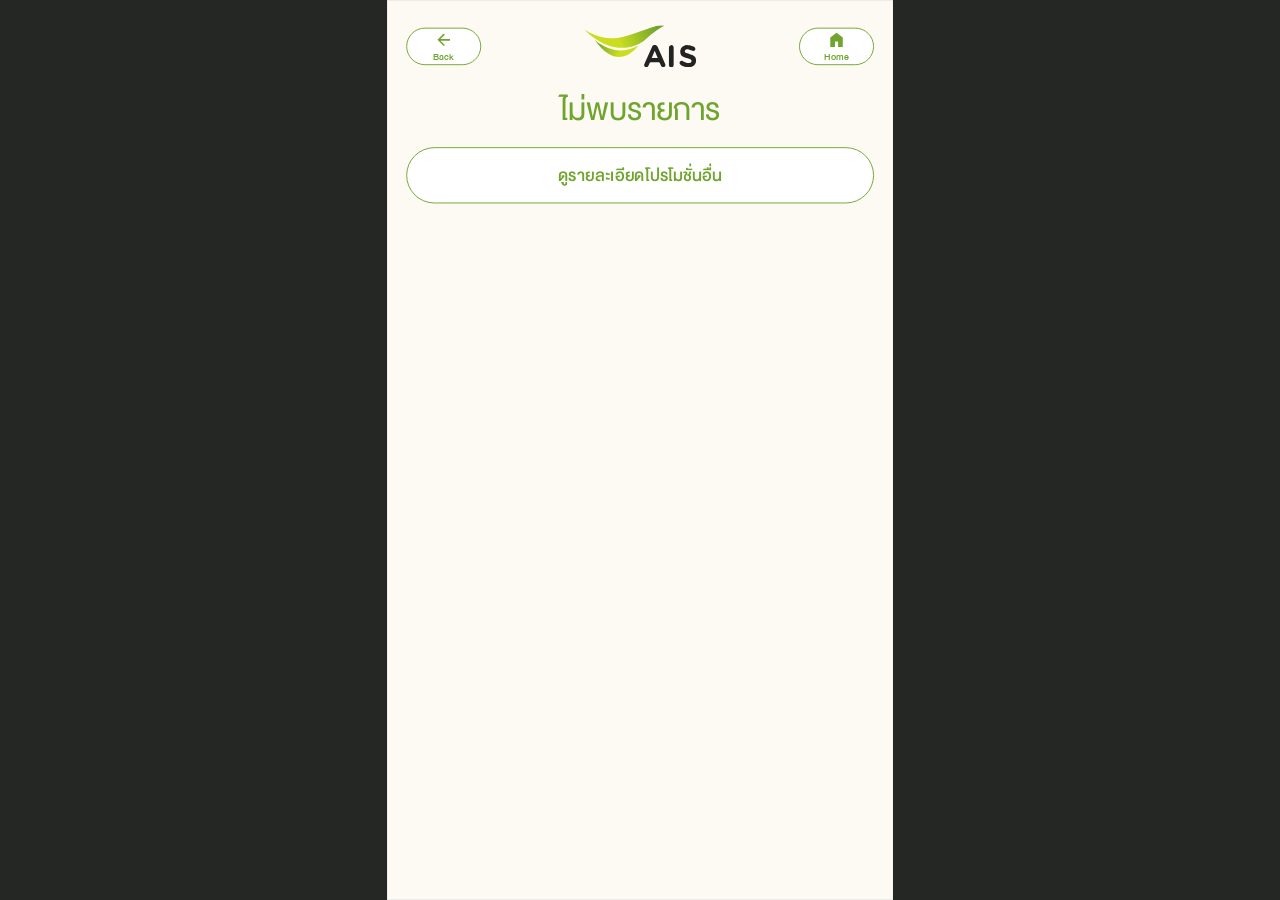
<file: package-details.html>
<!doctype html>
<html lang="th">
  <head>
    <meta charset="utf-8" />
    <meta name="viewport" content="width=device-width,initial-scale=1,maximum-scale=1,user-scalable=no" />
    <title>รายละเอียดรายการ — AIS Vertical TV Pad V1.02n</title>
    <link rel="stylesheet" href="styles/kiosk-styles.css" />
    <script defer src="scripts/navbar.js"></script>
    <script defer src="scripts/kiosk-application.js"></script>
  </head>
  <body data-current-page="detail">
    <main class="kiosk-viewport" id="viewport">
      <div class="kiosk-scaled-container" id="wrapper">
        <div class="kiosk-canvas" id="canvas">
          <section
            class="kiosk-screen"
            id="page-detail"
            data-title="รายละเอียดรายการ"
            data-page="detail"
            tabindex="-1"
            aria-label="รายละเอียดรายการ"
          >
            <div class="kiosk-page detail-page">
              <div data-navbar></div>
              <div class="package-details-content" data-detail-content></div>
            </div>
          </section>
          <div id="idle-root" hidden></div>
          <div class="visually-hidden" id="announcer" aria-live="polite"></div>
        </div>
      </div>
    </main>
    <noscript><p class="startup-message">ไม่สามารถเริ่มระบบได้ กรุณาติดต่อเจ้าหน้าที่</p></noscript>
  </body>
</html>
</file>
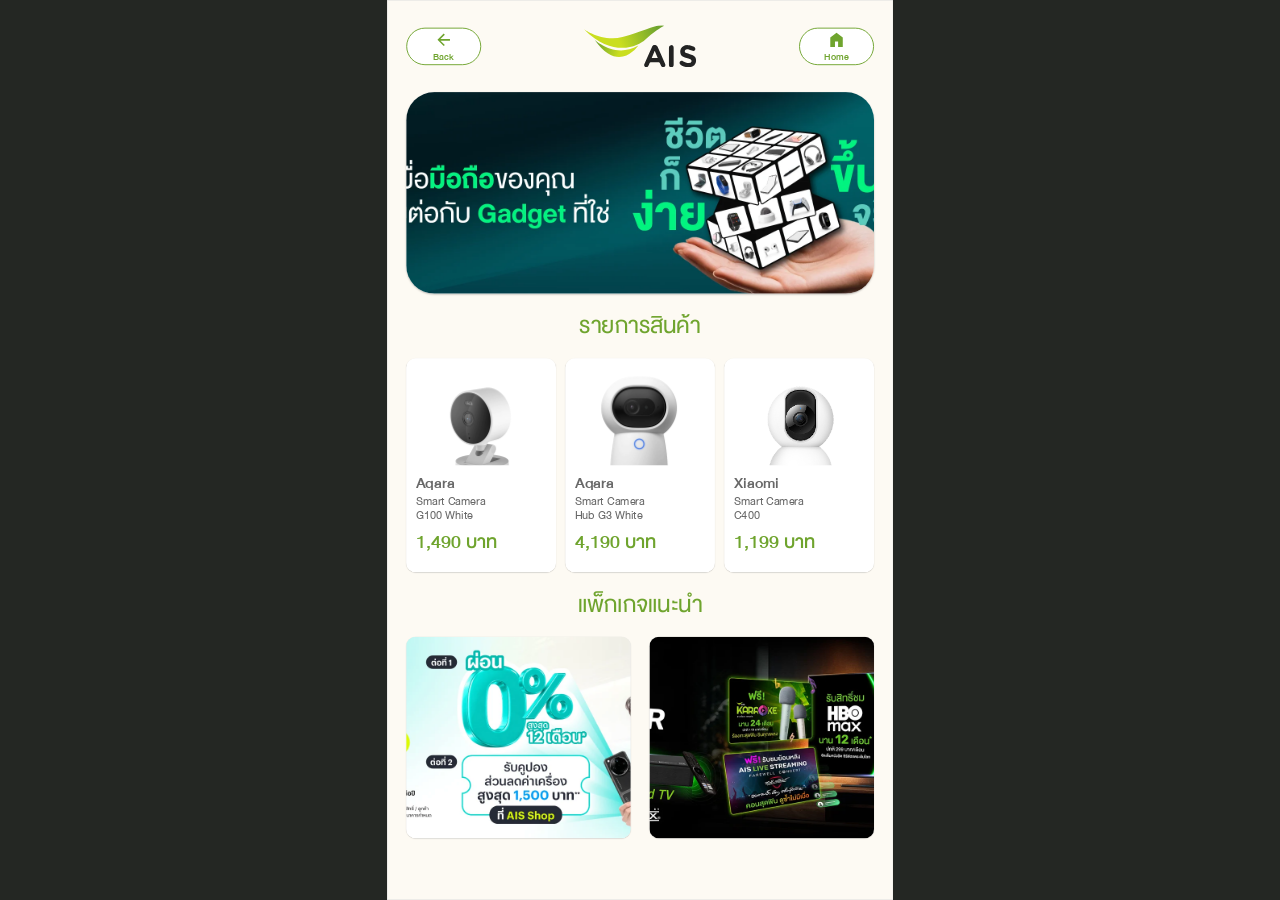
<file: smart-home.html>
<!doctype html>
<html lang="th">
  <head>
    <meta charset="utf-8" />
    <meta name="viewport" content="width=device-width,initial-scale=1,maximum-scale=1,user-scalable=no" />
    <title>Smart Home — AIS Vertical TV Pad V1.02n</title>
    <link rel="stylesheet" href="styles/kiosk-styles.css" />
    <script defer src="scripts/navbar.js"></script>
    <script defer src="scripts/kiosk-application.js"></script>
  </head>
  <body data-current-page="smart-home">
    <main class="kiosk-viewport" id="viewport">
      <div class="kiosk-scaled-container" id="wrapper">
        <div class="kiosk-canvas" id="canvas">
          <section
            class="kiosk-screen"
            id="page-smart-home"
            data-title="Smart Home"
            data-page="smart-home"
            tabindex="-1"
            aria-label="Smart Home"
          >
            <div class="kiosk-page">
              <h1 class="visually-hidden">Smart Home</h1>
              <div data-navbar></div>
              <div class="smart-home-hero">
                <div class="smart-home-hero__image">
                  <img
                    alt=""
                    src="assets/images/smart-home-banner.webp"
                    draggable="false"
                    class="media-cover"
                  />
                </div>
              </div>
              <div class="smart-home-heading">
                <h2 class="smart-home-heading__title heading-section">รายการสินค้า</h2>
              </div>
              <div class="smart-home-catalog">
                <article class="smart-home-catalog-card">
                  <div class="smart-home-catalog-card__image">
                    <img src="assets/images/aqara-g100.png" alt="Aqara Smart Camera G100 White" draggable="false">
                  </div>
                  <div class="smart-home-catalog-card__body">
                    <h3 class="smart-home-catalog-card__description heading-card">
                      <span class="smart-home-catalog-card__brand">Aqara</span>
                      <span class="smart-home-catalog-card__model">Smart Camera<br>G100 White</span>
                    </h3>
                    <p class="smart-home-catalog-card__price">1,490 บาท</p>
                  </div>
                </article>
                <article class="smart-home-catalog-card">
                  <div class="smart-home-catalog-card__image">
                    <img src="assets/images/aqara-g3.png" alt="Aqara Smart Camera Hub G3 White" draggable="false">
                  </div>
                  <div class="smart-home-catalog-card__body">
                    <h3 class="smart-home-catalog-card__description heading-card">
                      <span class="smart-home-catalog-card__brand">Aqara</span>
                      <span class="smart-home-catalog-card__model">Smart Camera<br>Hub G3 White</span>
                    </h3>
                    <p class="smart-home-catalog-card__price">4,190 บาท</p>
                  </div>
                </article>
                <article class="smart-home-catalog-card">
                  <div class="smart-home-catalog-card__image">
                    <img src="assets/images/xiaomi-c400.webp" alt="Xiaomi Smart Camera C400" draggable="false">
                  </div>
                  <div class="smart-home-catalog-card__body">
                    <h3 class="smart-home-catalog-card__description heading-card">
                      <span class="smart-home-catalog-card__brand">Xiaomi</span>
                      <span class="smart-home-catalog-card__model">Smart Camera<br>C400</span>
                    </h3>
                    <p class="smart-home-catalog-card__price">1,199 บาท</p>
                  </div>
                </article>
              </div>
              <div class="smart-home-heading">
                <h2 class="smart-home-heading__title heading-section">แพ็กเกจแนะนำ</h2>
              </div>
              <div class="smart-home-product-row">
                <div
                  aria-label="แพ็กเกจ Smart Home แนะนำ 1"
                  class="smart-home-product-card"
                  data-product-id="recommended-1"
                  role="group"
                >
                  <div class="smart-home-product-card__recommended-camera-image">
                    <img
                      alt=""
                      src="assets/images/smart-home-installment-promotion.webp"
                      draggable="false"
                      class="media-cover"
                    />
                  </div>
                </div>
                <div
                  aria-label="แพ็กเกจ Smart Home แนะนำ 2"
                  class="smart-home-product-card"
                  data-product-id="recommended-2"
                  role="group"
                >
                  <div class="smart-home-product-card__recommended-router-image">
                    <img
                      alt=""
                      src="assets/images/smart-home-soundbar-promotion.webp"
                      draggable="false"
                      class="media-cover"
                    />
                  </div>
                </div>
              </div>
            </div>
          </section>
          <div id="idle-root" hidden></div>
          <div class="visually-hidden" id="announcer" aria-live="polite"></div>
        </div>
      </div>
    </main>
    <noscript><p class="startup-message">ไม่สามารถเริ่มระบบได้ กรุณาติดต่อเจ้าหน้าที่</p></noscript>
  </body>
</html>
</file>
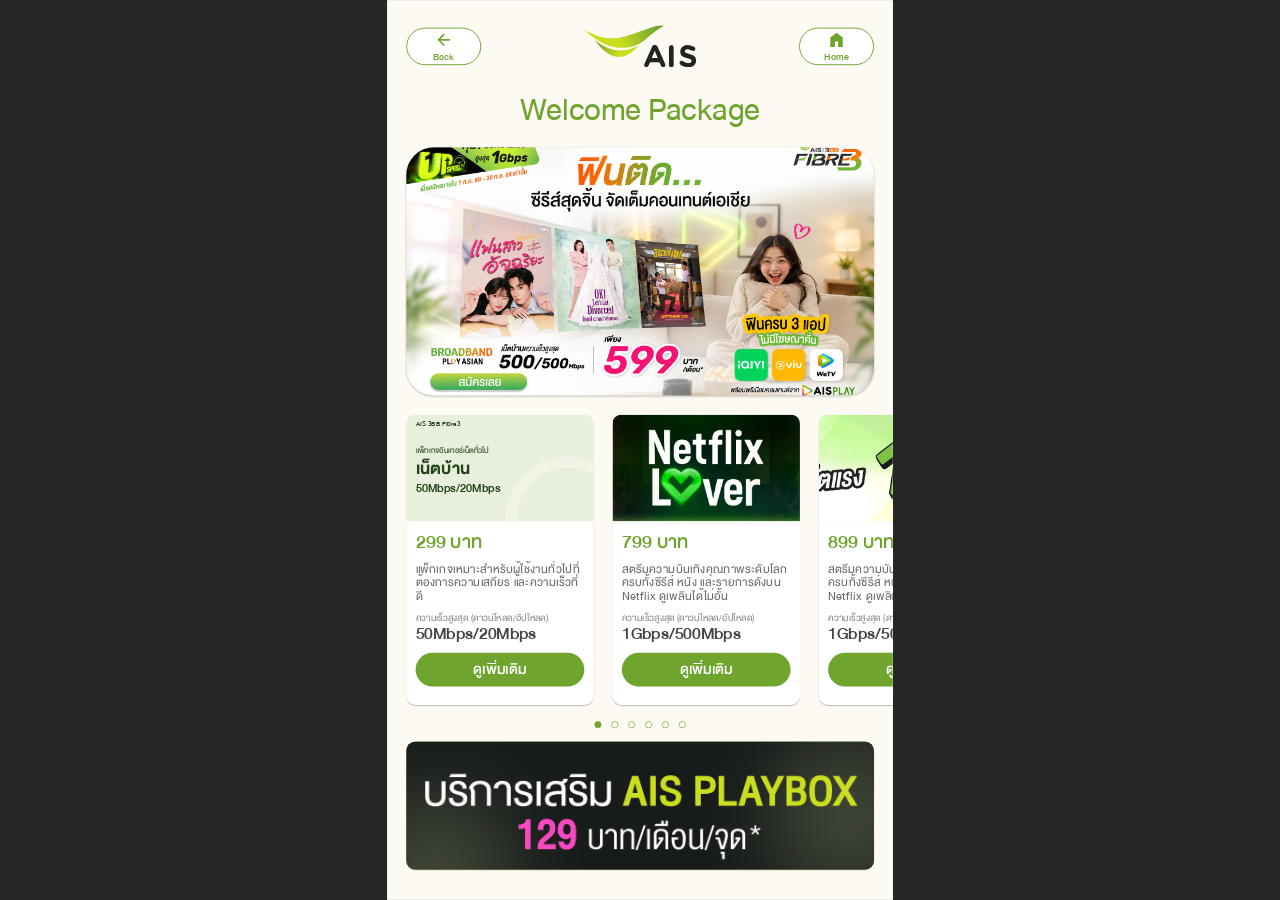
<file: welcome-packages.html>
<!doctype html>
<html lang="th">
  <head>
    <meta charset="utf-8" />
    <meta name="viewport" content="width=device-width,initial-scale=1,maximum-scale=1,user-scalable=no" />
    <title>Welcome Package — AIS Vertical TV Pad V1.02n</title>
    <link rel="stylesheet" href="styles/kiosk-styles.css" />
    <script defer src="scripts/navbar.js"></script>
    <script defer src="scripts/kiosk-application.js"></script>
  </head>
  <body data-current-page="welcome">
    <main class="kiosk-viewport" id="viewport">
      <div class="kiosk-scaled-container" id="wrapper">
        <div class="kiosk-canvas" id="canvas">
          <section
            class="kiosk-screen"
            id="page-welcome"
            data-title="Welcome Package"
            data-page="welcome"
            tabindex="-1"
            aria-label="Welcome Package"
          >
            <div class="kiosk-page">
              <div data-navbar></div>
              <div class="welcome-heading">
                <h1 class="welcome-heading__title heading-title">Welcome Package</h1>
              </div>
              <div class="welcome-hero">
                <div class="welcome-hero__image">
                  <img
                    alt=""
                    src="assets/images/asian-entertainment-promotion.webp"
                    draggable="false"
                    class="media-cover"
                  />
                </div>
              </div>
              <div class="welcome-carousel-group">
                <div
                  class="package-carousel welcome-package-list"
                  aria-label="รายการแพ็กเกจ"
                  tabindex="0"
                  data-carousel-controls="none"
                >
                  <div class="package-card">
                    <div class="package-card__cover">
                      <div class="welcome-card-art welcome-card-art--broadband">
                        <p class="welcome-card-art__brand">AIS 3BB Fibre3</p>
                        <p class="welcome-card-art__tag" data-bind="packages.welcome-299.tag">—</p>
                        <p
                          class="welcome-card-art__headline"
                          data-bind="packages.welcome-299.headline"
                        >
                          —
                        </p>
                        <p class="welcome-card-art__accent" data-bind="packages.welcome-299.accent">
                          —
                        </p>
                      </div>
                    </div>
                    <div class="package-card__body">
                      <p data-bind="packages.welcome-299.price" class="package-card__price">—</p>
                      <p
                        data-bind="packages.welcome-299.description"
                        class="package-card__description"
                      >
                        —
                      </p>
                      <dl class="package-card__detail">
                        <dt class="detail-caption">ความเร็วสูงสุด (ดาวน์โหลด/อัปโหลด)</dt>
                        <dd data-bind="packages.welcome-299.speed" class="detail-value">—</dd>
                      </dl>
                      <a
                        aria-label="ดูรายละเอียดแพ็กเกจ"
                        class="interactive package-card__details-link"
                        href="package-details.html#detail/welcome/welcome-299"
                        data-package-id="welcome-299"
                        data-action="welcome"
                        data-package-label="welcome-299"
                      >
                        <span class="package-card__link-label">ดูเพิ่มเติม</span>
                      </a>
                    </div>
                  </div>
                  <div class="package-card">
                    <div class="package-card__cover">
                      <div class="package-card__netflix-standard-image">
                        <img
                          alt=""
                          src="assets/images/netflix-standard-promotion.webp"
                          draggable="false"
                          class="media-cover"
                        />
                      </div>
                    </div>
                    <div class="package-card__body">
                      <p data-bind="packages.welcome-799.price" class="package-card__price">—</p>
                      <p
                        data-bind="packages.welcome-799.description"
                        class="package-card__description"
                      >
                        —
                      </p>
                      <dl class="package-card__detail">
                        <dt class="detail-caption">ความเร็วสูงสุด (ดาวน์โหลด/อัปโหลด)</dt>
                        <dd data-bind="packages.welcome-799.speed" class="detail-value">—</dd>
                      </dl>
                      <a
                        aria-label="ดูรายละเอียดแพ็กเกจ"
                        class="interactive package-card__details-link"
                        href="netflix-packages.html#netflix"
                        data-package-id="welcome-799"
                        data-action="welcome"
                        data-package-label="welcome-799"
                      >
                        <span class="package-card__link-label">ดูเพิ่มเติม</span>
                      </a>
                    </div>
                  </div>
                  <div class="package-card">
                    <div class="package-card__cover">
                      <div class="package-card__netflix-premium-image">
                        <img
                          alt=""
                          src="assets/images/netflix-premium-promotion.webp"
                          draggable="false"
                          class="media-cover"
                        />
                      </div>
                    </div>
                    <div class="package-card__body">
                      <p data-bind="packages.welcome-899.price" class="package-card__price">—</p>
                      <p
                        data-bind="packages.welcome-899.description"
                        class="package-card__description"
                      >
                        —
                      </p>
                      <dl class="package-card__detail">
                        <dt class="detail-caption">ความเร็วสูงสุด (ดาวน์โหลด/อัปโหลด)</dt>
                        <dd data-bind="packages.welcome-899.speed" class="detail-value">—</dd>
                      </dl>
                      <a
                        aria-label="ดูรายละเอียดแพ็กเกจ"
                        class="interactive package-card__details-link"
                        href="package-details.html#detail/welcome/welcome-899"
                        data-package-id="welcome-899"
                        data-action="welcome"
                        data-package-label="welcome-899"
                      >
                        <span class="package-card__link-label">ดูเพิ่มเติม</span>
                      </a>
                    </div>
                  </div>
                  <div class="package-card" data-welcome-card="broadband24-499">
                    <div class="package-card__cover">
                      <div class="welcome-card-art welcome-card-art--broadband">
                        <p class="welcome-card-art__brand">AIS 3BB Fibre3</p>
                        <p class="welcome-card-art__tag" data-bind="packages.broadband24-499.tag">
                          —
                        </p>
                        <p
                          class="welcome-card-art__headline"
                          data-bind="packages.broadband24-499.headline"
                        >
                          —
                        </p>
                        <p
                          class="welcome-card-art__accent"
                          data-bind="packages.broadband24-499.accent"
                        >
                          —
                        </p>
                      </div>
                    </div>
                    <div class="package-card__body">
                      <p class="package-card__price" data-bind="packages.broadband24-499.price">—</p>
                      <p
                        class="package-card__description"
                        data-bind="packages.broadband24-499.description"
                      >
                        —
                      </p>
                      <dl class="package-card__detail">
                        <dt class="detail-caption">ความเร็วสูงสุด (ดาวน์โหลด/อัปโหลด)</dt>
                        <dd class="detail-value" data-bind="packages.broadband24-499.speed">—</dd>
                      </dl>
                      <a
                        class="interactive package-card__details-link"
                        href="package-details.html#detail/welcome/broadband24-499"
                        data-package-id="broadband24-499"
                        aria-label="ดูรายละเอียดแพ็กเกจ"
                        data-action="detail"
                        data-detail-group="welcome"
                        data-detail-id="broadband24-499"
                        data-package-label="broadband24-499"
                        ><span class="package-card__link-label">ดูเพิ่มเติม</span></a
                      >
                    </div>
                  </div>
                  <div class="package-card" data-welcome-card="supermesh-699">
                    <div class="package-card__cover">
                      <div class="welcome-card-art welcome-card-art--mesh">
                        <p class="welcome-card-art__brand">AIS 3BB Fibre3</p>
                        <p class="welcome-card-art__tag" data-bind="packages.supermesh-699.tag">—</p>
                        <p
                          class="welcome-card-art__headline"
                          data-bind="packages.supermesh-699.headline"
                        >
                          —
                        </p>
                        <p class="welcome-card-art__accent" data-bind="packages.supermesh-699.accent">
                          —
                        </p>
                      </div>
                    </div>
                    <div class="package-card__body">
                      <p class="package-card__price" data-bind="packages.supermesh-699.price">—</p>
                      <p
                        class="package-card__description"
                        data-bind="packages.supermesh-699.description"
                      >
                        —
                      </p>
                      <dl class="package-card__detail">
                        <dt class="detail-caption">ความเร็วสูงสุด (ดาวน์โหลด/อัปโหลด)</dt>
                        <dd class="detail-value" data-bind="packages.supermesh-699.speed">—</dd>
                      </dl>
                      <a
                        class="interactive package-card__details-link"
                        href="package-details.html#detail/welcome/supermesh-699"
                        data-package-id="supermesh-699"
                        aria-label="ดูรายละเอียดแพ็กเกจ"
                        data-action="detail"
                        data-detail-group="welcome"
                        data-detail-id="supermesh-699"
                        data-package-label="supermesh-699"
                        ><span class="package-card__link-label">ดูเพิ่มเติม</span></a
                      >
                    </div>
                  </div>
                  <div class="package-card" data-welcome-card="entertainment-gang-599">
                    <div class="package-card__cover">
                      <div class="welcome-card-art welcome-card-art--entertainment">
                        <p class="welcome-card-art__brand">AIS 3BB Fibre3</p>
                        <p
                          class="welcome-card-art__tag"
                          data-bind="packages.entertainment-gang-599.tag"
                        >
                          —
                        </p>
                        <p
                          class="welcome-card-art__headline"
                          data-bind="packages.entertainment-gang-599.headline"
                        >
                          —
                        </p>
                        <p
                          class="welcome-card-art__accent"
                          data-bind="packages.entertainment-gang-599.accent"
                        >
                          —
                        </p>
                      </div>
                    </div>
                    <div class="package-card__body">
                      <p
                        class="package-card__price"
                        data-bind="packages.entertainment-gang-599.price"
                      >
                        —
                      </p>
                      <p
                        class="package-card__description"
                        data-bind="packages.entertainment-gang-599.description"
                      >
                        —
                      </p>
                      <dl class="package-card__detail">
                        <dt class="detail-caption">ความเร็วสูงสุด (ดาวน์โหลด/อัปโหลด)</dt>
                        <dd class="detail-value" data-bind="packages.entertainment-gang-599.speed">
                          —
                        </dd>
                      </dl>
                      <a
                        class="interactive package-card__details-link"
                        href="package-details.html#detail/welcome/entertainment-gang-599"
                        data-package-id="entertainment-gang-599"
                        aria-label="ดูรายละเอียดแพ็กเกจ"
                        data-action="detail"
                        data-detail-group="welcome"
                        data-detail-id="entertainment-gang-599"
                        data-package-label="entertainment-gang-599"
                        ><span class="package-card__link-label">ดูเพิ่มเติม</span></a
                      >
                    </div>
                  </div>
                  <div class="package-card" data-welcome-card="broadband-pro-998">
                    <div class="package-card__cover">
                      <div class="welcome-card-art welcome-card-art--pro">
                        <p class="welcome-card-art__brand">AIS 3BB Fibre3</p>
                        <p class="welcome-card-art__tag" data-bind="packages.broadband-pro-998.tag">
                          —
                        </p>
                        <p
                          class="welcome-card-art__headline"
                          data-bind="packages.broadband-pro-998.headline"
                        >
                          —
                        </p>
                        <p
                          class="welcome-card-art__accent"
                          data-bind="packages.broadband-pro-998.accent"
                        >
                          —
                        </p>
                      </div>
                    </div>
                    <div class="package-card__body">
                      <p class="package-card__price" data-bind="packages.broadband-pro-998.price">
                        —
                      </p>
                      <p
                        class="package-card__description"
                        data-bind="packages.broadband-pro-998.description"
                      >
                        —
                      </p>
                      <dl class="package-card__detail">
                        <dt class="detail-caption">ความเร็วสูงสุด (ดาวน์โหลด/อัปโหลด)</dt>
                        <dd class="detail-value" data-bind="packages.broadband-pro-998.speed">—</dd>
                      </dl>
                      <a
                        class="interactive package-card__details-link"
                        href="package-details.html#detail/welcome/broadband-pro-998"
                        data-package-id="broadband-pro-998"
                        aria-label="ดูรายละเอียดแพ็กเกจ"
                        data-action="detail"
                        data-detail-group="welcome"
                        data-detail-id="broadband-pro-998"
                        data-package-label="broadband-pro-998"
                        ><span class="package-card__link-label">ดูเพิ่มเติม</span></a
                      >
                    </div>
                  </div>
                </div>
                <div class="welcome-promotion-banner">
                  <div class="welcome-promotion-banner__image">
                    <img
                      alt=""
                      src="assets/images/additional-internet-promotions-banner.webp"
                      draggable="false"
                      class="media-cover"
                    />
                  </div>
                </div>
              </div>
            </div>
          </section>
          <div id="idle-root" hidden></div>
          <div class="visually-hidden" id="announcer" aria-live="polite"></div>
        </div>
      </div>
    </main>
    <noscript><p class="startup-message">ไม่สามารถเริ่มระบบได้ กรุณาติดต่อเจ้าหน้าที่</p></noscript>
  </body>
</html>
</file>
<file: styles/kiosk-styles.css>
/* DB Heavent: verified supplied Regular, Medium and Bold faces. */
@font-face {
  font-family: "DB Heavent";
  font-style: normal;
  font-weight: 400;
  font-display: swap;
  src: url(../assets/fonts/db-heavent-regular.ttf) format("truetype");
}
@font-face {
  font-family: "DB Heavent";
  font-style: normal;
  font-weight: 500;
  font-display: swap;
  src: url(../assets/fonts/db-heavent-medium.ttf) format("truetype");
}
@font-face {
  font-family: "DB Heavent";
  font-style: normal;
  font-weight: 700;
  font-display: swap;
  src: url(../assets/fonts/db-heavent-bold.ttf) format("truetype");
}

/* tokens styles */
:root {
  /* สี */
  --color-brand: #6fa42e;
  --color-brand-soft: #eef8e8;
  --color-surface: #fdfaf3;
  --color-white: #fff;
  --color-text: #232323;
  --color-muted: #686868;
  --color-caption: #888;
  --color-border: #dadada;
  --color-focus: #355e13;
  --color-viewport-background: #242723;
  --color-package-value: #444;
  --color-idle-background: #000000;
  --color-idle-start-background: #99c552;
  --color-idle-start-border: #a2bd77;
  --color-brand-concept: black;
  --color-business-banner-border: #ebebeb;
  --color-demo-background: #f8ffee;
  --color-demo-label: #3c3c3c;
  --color-image-card-background: #efeeec;
  --color-broadband-card-background: #e8efdc;
  --color-broadband-card-text: #234218;
  --color-card-decoration: rgba(255, 255, 255, 0.3);
  --color-mesh-card-background: #cee97c;
  --color-entertainment-card-background: #213b32;
  --color-entertainment-card-text: #eff7df;
  --color-mobile-card-background: #dde8e9;
  --color-mobile-card-text: #204545;
  --color-description: #454545;
  --color-smart-home-title: #6eb300;
  --color-business-price-background: rgba(162, 189, 119, 0.15);
  /* ฟอนต์ */
  --font-family: "DB Heavent", Arial, sans-serif;
  /* ขนาดพื้นที่ออกแบบ */
  --canvas-width: 2160px;
  --ui-unit: 1px;
  --canvas-height: 3840px;
  /* ระยะห่าง */
  --space-4: calc(4 * var(--ui-unit));
  --space-8: calc(8 * var(--ui-unit));
  --space-12: calc(12 * var(--ui-unit));
  --space-16: calc(16 * var(--ui-unit));
  --space-20: calc(20 * var(--ui-unit));
  --space-24: calc(24 * var(--ui-unit));
  --space-32: calc(32 * var(--ui-unit));
  --space-40: calc(40 * var(--ui-unit));
  --space-60: calc(60 * var(--ui-unit));
  --space-80: calc(80 * var(--ui-unit));
  /* Fixed DB Heavent design sizes; the canvas scales as one unit. */
  --text-title: 182px;
  --text-section: 136px;
  --text-card: 100px;
  --text-body: 90px;
  --text-price: 112px;
  --text-label: 56px;
  --text-small: 46px;
  --text-description: 68px;
  --text-artwork-brand: 40px;
  --text-value: 96px;
  --text-button: 86px;
  --text-startup: 24px;
  /* ความสูงบรรทัด */
  --line-height-body: 0.85;
  --line-height-artwork: 0.85;
  --line-height-compact: 0.85;
  /* ระยะตัวอักษร */
  --tracking-ui: 0;
  --tracking-promotion-description: 0.025em;
  --tracking-promotion-link: 0;
  /* มุมโค้ง */
  --radius-card: calc(40 * var(--ui-unit));
  --radius-control: calc(999 * var(--ui-unit));
  --radius-small-card: calc(20 * var(--ui-unit));
  --radius-business-hero: calc(60 * var(--ui-unit));
  --radius-promotion-panel: calc(80 * var(--ui-unit));
  --radius-hero: calc(120 * var(--ui-unit));
  /* ขอบและโครงหน้าแรก */
  --border-thin: calc(2 * var(--ui-unit));
  --home-content-top: calc(704 * var(--ui-unit));
  --home-main-row-height: calc(860 * var(--ui-unit));
  --home-secondary-row-height: calc(548 * var(--ui-unit));
  --home-column-width: calc(960 * var(--ui-unit));
  /* เงาและฟิลเตอร์ */
  --shadow-idle-keyboard-focus: inset 0 0 0 calc(8 * var(--ui-unit)) white;
  --shadow-media-card: calc(0 * var(--ui-unit)) calc(4 * var(--ui-unit)) calc(8 * var(--ui-unit)) calc(0 * var(--ui-unit)) rgba(0, 0, 0, 0.25);
  --filter-shadow-promotion-banner: drop-shadow(calc(0 * var(--ui-unit)) calc(4 * var(--ui-unit)) calc(4 * var(--ui-unit)) rgba(0, 0, 0, 0.25));
  --shadow-demo-label: calc(0 * var(--ui-unit)) calc(1 * var(--ui-unit)) calc(4 * var(--ui-unit)) rgba(0, 0, 0, 0.15);
  --shadow-image-card: calc(0 * var(--ui-unit)) calc(2 * var(--ui-unit)) calc(4 * var(--ui-unit)) calc(0 * var(--ui-unit)) rgba(0, 0, 0, 0.25);
  --shadow-welcome-package: calc(0 * var(--ui-unit)) calc(4 * var(--ui-unit)) calc(4 * var(--ui-unit)) calc(0 * var(--ui-unit)) rgba(0, 0, 0, 0.25);
  --filter-shadow-package-information: drop-shadow(calc(0 * var(--ui-unit)) calc(4 * var(--ui-unit)) calc(2 * var(--ui-unit)) rgba(0, 0, 0, 0.25));
  --shadow-business-package: calc(0 * var(--ui-unit)) calc(4 * var(--ui-unit)) calc(4 * var(--ui-unit)) calc(0 * var(--ui-unit)) rgba(0, 0, 0, 0.25);
  --shadow-package-detail: 0 calc(4 * var(--ui-unit)) calc(2 * var(--ui-unit)) rgba(0, 0, 0, 0.25);
  --shadow-promotion-panel: 0 calc(4 * var(--ui-unit)) calc(8 * var(--ui-unit)) rgba(0, 0, 0, 0.25);
  /* การเคลื่อนไหว */
  --motion-page: 300ms;
  --motion-press: 100ms;
}

/* base styles */
* {
  box-sizing: border-box;
  border-width: 0;
  border-style: solid;
}
html,
body {
  margin: 0;
  min-height: 100%;
  font-family: var(--font-family);
  font-weight: 400;
  line-height: var(--line-height-body);
  letter-spacing: 0;
  font-synthesis: none;
}
body {
  background: var(--color-viewport-background);
  color: var(--color-text);
}
p, h1, h2, h3, h4, h5, h6, dl, dt, dd {
  margin: 0;
}
button,
a {
  font: inherit;
  color: inherit;
  text-decoration: none;
}
button {
  padding: 0;
  background: transparent;
}
img {
  display: block;
  max-width: 100%;
}
[hidden] {
  display: none !important;
}
button,
a,
select,
[role="button"] {
  -webkit-tap-highlight-color: transparent;
}
button,
a[href],
[role="button"] {
  touch-action: manipulation;
}
.kiosk-viewport {
  width: 100%;
  height: 100vh;
  height: 100dvh;
  overflow-x: hidden;
  overflow-y: auto;
  overscroll-behavior-y: contain;
  scrollbar-width: thin;
}
.kiosk-scaled-container {
  width: var(--canvas-width);
  position: relative;
  min-width: 0;
  margin-inline: auto;
  /* Prevent the untransformed absolute canvas from extending scroll overflow. */
  overflow: hidden;
}
.kiosk-canvas {
  width: var(--canvas-width);
  max-width: none;
  min-height: var(--canvas-height);
  margin-inline: 0;
  position: absolute;
  background: var(--color-surface);
  -webkit-user-select: none;
  user-select: none;
  -webkit-touch-callout: none;
  left: 0;
  top: 0;
  transform-origin: top left;
}
.kiosk-screen {
  width: 100%;
  height: auto;
  position: relative;
  animation: page-enter var(--motion-page) ease-out;
  min-height: var(--canvas-height);
}
.kiosk-screen > div {
  width: 100%;
  min-height: var(--canvas-height);
  height: auto;
}
.kiosk-screen:focus {
  outline: none;
}
.visually-hidden {
  position: absolute;
  width: calc(1 * var(--ui-unit));
  height: calc(1 * var(--ui-unit));
  overflow: hidden;
  clip-path: inset(50%);
  white-space: nowrap;
}
@keyframes page-enter {
  from {
    opacity: 0;
  }
  to {
    opacity: 1;
  }
}
@media (prefers-reduced-motion: reduce) {
  *,
  *::before,
  *::after {
    animation: none !important;
    transition: none !important;
    scroll-behavior: auto !important;
  }
}
.kiosk-canvas [data-action] {
  -webkit-user-select: none;
  user-select: none;
}
.kiosk-canvas img {
  -webkit-user-drag: none;
}
.kiosk-canvas [data-action]:focus-visible {
  outline: calc(8 * var(--ui-unit)) solid var(--color-focus);
  outline-offset: calc(-8 * var(--ui-unit));
}
.kiosk-canvas [data-action]:active {
  filter: brightness(0.94);
}

/* components styles */
.navigation-button__icon {
  position: relative;
  flex-shrink: 0;
  width: calc(80 * var(--ui-unit));
  height: calc(80 * var(--ui-unit));
  display: block;
}
.navigation-button__label {
  overflow-wrap: break-word;
  font-family: var(--font-family);
  font-weight: 500;
  line-height: var(--line-height-body);
  font-style: normal;
  position: relative;
  flex-shrink: 0;
  color: var(--color-brand);
  font-size: var(--text-label);
  text-align: left;
  white-space: nowrap;
}
.navigation-button {
  background: var(--color-white);
  border-width: calc(4 * var(--ui-unit));
  border-color: var(--color-brand);
  border-style: solid;
  align-content: stretch;
  cursor: pointer;
  display: flex;
  flex-direction: column;
  gap: var(--space-8);
  height: 160px;
  align-items: center;
  justify-content: center;
  position: relative;
  border-radius: var(--radius-control);
  flex-shrink: 0;
  width: 320px;
}
.navigation {
  align-content: stretch;
  display: flex;
  height: 231px;
  align-items: center;
  justify-content: space-between;
  position: relative;
  flex-shrink: 0;
  width: 100%;
  min-height: 0;
}
.media-layer {
  position: absolute;
  display: block;
  inset: 0;
  max-width: none;
  width: 100%;
  height: 100%;
  object-fit: contain;
  pointer-events: none;
}
.media-cover {
  position: absolute;
  inset: 0;
  max-width: none;
  object-fit: cover;
  pointer-events: none;
  width: 100%;
  height: 100%;
}
.navigation__logo {
  height: 180px;
  position: relative;
  flex-shrink: 0;
  width: 483.077px;
  max-width: none;
}
.kiosk-page {
  background: var(--color-surface);
  border-width: calc(2 * var(--ui-unit));
  border-color: var(--color-border);
  border-style: solid;
  align-content: stretch;
  display: flex;
  flex-direction: column;
  gap: var(--space-80);
  align-items: flex-start;
  padding: var(--space-80);
  position: relative;
  width: 100%;
  height: auto;
}
.detail-caption {
  font-family: var(--font-family);
  font-weight: 400;
  position: relative;
  flex-shrink: 0;
  color: var(--color-caption);
  font-size: var(--text-label);
  letter-spacing: 0;
}
.detail-value {
  font-family: var(--font-family);
  font-weight: 500;
  position: relative;
  flex-shrink: 0;
  color: var(--color-package-value);
  font-size: var(--text-value);
  letter-spacing: 0;
}
.interactive {
  cursor: pointer;
  transition:
    filter var(--motion-press),
    box-shadow var(--motion-press);
  position: relative;
}
.interactive:active {
  filter: brightness(0.94);
}
.interactive:focus-visible {
  outline: calc(8 * var(--ui-unit)) solid var(--color-focus);
  outline-offset: calc(-8 * var(--ui-unit));
}
.package-carousel {
  overflow-x: auto !important;
  overflow-y: hidden;
  scrollbar-width: none;
  touch-action: pan-x pan-y;
  overscroll-behavior-x: contain;
  cursor: grab;
  scroll-snap-type: none;
}
.package-carousel::-webkit-scrollbar {
  display: none;
}
.package-carousel > div {
  scroll-snap-align: none;
}
.business-benefit__description--support {
  white-space: normal !important;
  width: 100%;
  max-width: 100%;
  overflow-wrap: break-word;
}
[data-business-title] {
  max-width: 100%;
  text-align: center;
}
.navigation-button:active {
  background: var(--color-brand-soft);
  filter: none;
}
.package-carousel.is-dragging {
  cursor: grabbing;
  user-select: none;
}

/* video styles */
.brand-video__media,
.brand-video__fallback-image {
  display: block;
  width: 100%;
  height: 100%;
  object-fit: cover;
  object-position: center;
  pointer-events: none;
}
/* Idle uses the same fixed design frame and canvas transform as the pages. */
#idle-root {
  position: absolute;
  top: 0;
  left: 0;
  width: var(--canvas-width);
  height: var(--canvas-height);
  z-index: 30;
  background: var(--color-idle-background);
  color: var(--color-white);
}
.idle-screen {
  position: absolute;
  inset: 0;
  overflow: hidden;
}
.idle-media {
  position: absolute;
  inset: 0 0 400px;
  overflow: hidden;
  background: var(--color-idle-background);
}
.idle-video,
.idle-poster {
  position: absolute;
  left: 50%;
  top: 50%;
  width: calc(100% + calc(16 * var(--ui-unit)));
  max-width: none;
  height: auto;
  aspect-ratio: 16/9;
  object-fit: cover;
  object-position: center;
  transform: translate(-50%, -50%);
  pointer-events: none;
}
.idle-start-bar {
  text-align: center;
  position: absolute;
  left: 0;
  right: 0;
  bottom: 0;
  height: 400px;
  background: var(--color-idle-start-background);
  border: calc(4 * var(--ui-unit)) solid var(--color-idle-start-border);
  display: flex;
  flex-direction: column;
  align-items: center;
  justify-content: center;
  padding: var(--space-40);
  color: var(--color-white);
  font-family: var(--font-family);
  font-weight: 500;
}
.idle-start-bar__thai {
  font-size: var(--text-title);
  line-height: var(--line-height-compact);
  margin: 0;
}
.idle-start-bar__english {
  font-size: var(--text-section);
  line-height: var(--line-height-compact);
  margin: 0;
}
.idle-screen__start-button {
  position: absolute;
  inset: 0;
  width: 100%;
  height: 100%;
  padding: 0;
  border: 0;
  border-radius: 0;
  background: transparent;
  cursor: pointer;
}
.idle-screen__start-button:focus,
.idle-screen__start-button:focus-visible {
  outline: none;
}
.idle-screen.keyboard-focus .idle-start-bar {
  box-shadow: var(--shadow-idle-keyboard-focus);
}

/* home styles */
.home-page {
  background: var(--color-surface);
  border-color: var(--color-border);
  border-style: solid;
  position: relative;
  width: 100%;
  min-height: var(--canvas-height);
  display: grid;
  grid-template-columns: repeat(2, var(--home-column-width));
  grid-template-rows:
    var(--home-main-row-height) var(--home-main-row-height)
    var(--home-secondary-row-height) var(--home-secondary-row-height);
  gap: var(--space-80);
  padding: calc(var(--home-content-top) - var(--border-thin))
    calc(var(--space-80) - var(--border-thin));
  border-width: var(--border-thin);
}
.brand-section__logo {
  position: absolute;
  height: calc(230 * var(--ui-unit));
  top: calc(85 * var(--ui-unit));
  width: calc(617 * var(--ui-unit));
  transform: translate(-50%, 0);
  left: 50%;
}
.brand-video__container {
  background: var(--color-brand-soft);
  overflow: hidden;
  border-radius: var(--radius-card);
  box-shadow: var(--shadow-media-card);
  position: relative;
  grid-row: 1;
  grid-column: 1 / -1;
  width: 100%;
  height: 100%;
}
.entertainment-promotion-banner {
  display: block;
  cursor: pointer;
  filter: var(--filter-shadow-promotion-banner);
  overflow: hidden;
  border-radius: var(--radius-card);
  position: relative;
  grid-row: 2;
  grid-column: 1 / -1;
  width: 100%;
  height: 100%;
}
.entertainment-promotion-banner__image {
  position: absolute;
  inset: 0;
  width: 100%;
  height: 100%;
  transform: none;
}
.brand-section__concept {
  overflow-wrap: break-word;
  position: absolute;
  font-family: var(--font-family);
  font-weight: 400;
  line-height: var(--line-height-body);
  font-style: normal;
  font-size: var(--text-title);
  color: var(--color-brand-concept);
  letter-spacing: 0;
  white-space: nowrap;
  left: 50%;
  top: calc(432 * var(--ui-unit));
  transform: translateX(-50%);
  text-align: center;
}
.business-promotion-banner {
  display: block;
  cursor: pointer;
  filter: var(--filter-shadow-promotion-banner);
  overflow: hidden;
  border-radius: var(--radius-card);
  position: relative;
  grid-row: 4;
  grid-column: 1 / -1;
  width: 100%;
  height: 100%;
}
.business-promotion-banner__base-image {
  position: absolute;
  border-width: calc(2 * var(--ui-unit));
  border-color: var(--color-business-banner-border);
  border-style: solid;
  height: calc(626 * var(--ui-unit));
  left: 0;
  top: calc(-40 * var(--ui-unit));
  width: calc(2003.2 * var(--ui-unit));
}
.business-promotion-banner__overlay-image {
  position: absolute;
  inset: 0;
  width: 100%;
  height: 100%;
  transform: none;
}
.smart-home-preview {
  background: var(--color-demo-background);
  overflow: hidden;
  border-radius: var(--radius-card);
  box-shadow: var(--shadow-media-card);
  position: relative;
  grid-row: 3;
  grid-column: 2;
  width: 100%;
  height: 100%;
  cursor: pointer;
}
.smart-home-preview__device-image {
  position: absolute;
  left: 50%;
  width: calc(557.998 * var(--ui-unit));
  height: calc(557.998 * var(--ui-unit));
  top: 50%;
  transform: translate(-50%, -50%);
}
.smart-home-preview__label {
  overflow-wrap: break-word;
  position: absolute;
  font-family: var(--font-family);
  font-weight: 500;
  line-height: var(--line-height-body);
  font-style: normal;
  color: var(--color-demo-label);
  font-size: var(--text-body);
  text-shadow: var(--shadow-demo-label);
  letter-spacing: 0;
  white-space: nowrap;
  left: 50%;
  bottom: var(--space-40);
  transform: translateX(-50%);
}
.smart-home-promotion-banner {
  display: block;
  cursor: pointer;
  filter: var(--filter-shadow-promotion-banner);
  overflow: hidden;
  border-radius: var(--radius-card);
  position: relative;
  grid-row: 3;
  grid-column: 1;
  width: 100%;
  height: 100%;
}
.smart-home-promotion-banner__image {
  position: absolute;
  inset: 0;
  width: 100%;
  height: 100%;
  transform: none;
}

/* entertainment styles */
.entertainment-hero {
  filter: var(--filter-shadow-promotion-banner);
  height: calc(1174 * var(--ui-unit));
  overflow: hidden;
  position: relative;
  border-radius: var(--radius-hero);
  flex-shrink: 0;
  width: 100%;
}
.entertainment-hero__image {
  position: absolute;
  inset: 0;
  width: 100%;
  height: 100%;
  transform: none;
}
.entertainment-heading {
  display: flex;
  flex-direction: column;
  gap: var(--space-20);
  align-items: center;
  justify-content: center;
  width: 100%;
  min-width: 0;
  flex-shrink: 0;
  text-align: center;
}
.entertainment-heading__title {
  margin: 0;
}
.entertainment-feature-row {
  align-content: stretch;
  cursor: pointer;
  display: flex;
  gap: var(--space-80);
  align-items: stretch;
  position: relative;
  flex-shrink: 0;
  width: 100%;
}
.entertainment-feature-card {
  background: var(--color-image-card-background);
  flex: 1 0 0;
  height: 548px;
  min-width: calc(1 * var(--ui-unit));
  overflow: hidden;
  position: relative;
  border-radius: var(--radius-card);
  box-shadow: var(--shadow-image-card);
}
.entertainment-feature-card__asian-image {
  position: absolute;
  inset: 0;
  width: 100%;
  height: 100%;
  transform: none;
}
.entertainment-feature-card--compact {
  background: var(--color-image-card-background);
  flex: 1 0 0;
  height: 548px;
  min-width: calc(1 * var(--ui-unit));
  overflow: hidden;
  position: relative;
  border-radius: var(--radius-card);
  box-shadow: var(--shadow-image-card);
}
.entertainment-feature-card__backup-image {
  position: absolute;
  inset: 0;
  width: 100%;
  height: 100%;
  transform: none;
}
.entertainment-feature-card--wide {
  background: var(--color-image-card-background);
  display: block;
  flex: 1 0 0;
  height: 548px;
  min-width: calc(1 * var(--ui-unit));
  overflow: hidden;
  position: relative;
  border-radius: var(--radius-card);
  box-shadow: var(--shadow-image-card);
}
.entertainment-feature-card__byod-image {
  position: absolute;
  inset: 0;
  width: 100%;
  height: 100%;
  transform: none;
}
.entertainment-feature-card--square {
  background: var(--color-image-card-background);
  display: block;
  flex: 1 0 0;
  height: 548px;
  min-width: calc(1 * var(--ui-unit));
  overflow: hidden;
  position: relative;
  border-radius: var(--radius-card);
  box-shadow: var(--shadow-image-card);
}
.entertainment-feature-card__insurance-image {
  position: absolute;
  inset: 0;
  width: 100%;
  height: 100%;
  transform: none;
}
.entertainment-feature-card__lan-image {
  position: absolute;
  inset: 0;
  width: 100%;
  height: 100%;
  transform: none;
}
.entertainment-feature-card__superfast-image {
  position: absolute;
  inset: 0;
  width: 100%;
  height: 100%;
  transform: none;
}

/* welcome styles */
.welcome-heading {
  display: flex;
  flex-direction: column;
  gap: var(--space-20);
  align-items: center;
  justify-content: center;
  width: 100%;
  min-width: 0;
  flex-shrink: 0;
  text-align: center;
}
.welcome-heading__title {
  margin: 0;
}
.welcome-hero {
  filter: var(--filter-shadow-promotion-banner);
  height: calc(1174 * var(--ui-unit));
  overflow: hidden;
  position: relative;
  border-radius: var(--radius-hero);
  flex-shrink: 0;
  width: 100%;
}
.welcome-hero__image {
  position: absolute;
  inset: 0;
  width: 100%;
  height: 100%;
  transform: none;
}
.package-card__cover {
  background: var(--color-image-card-background);
  height: calc(456 * var(--ui-unit));
  overflow: hidden;
  position: relative;
  flex-shrink: 0;
  width: 100%;
}
.package-card__general-image {
  position: absolute;
  inset: 0;
  width: 100%;
  height: 100%;
  transform: none;
}
.package-card__price {
  overflow-wrap: break-word;
  font-family: var(--font-family);
  font-weight: 500;
  line-height: var(--line-height-body);
  font-style: normal;
  position: relative;
  flex-shrink: 0;
  color: var(--color-brand);
  font-size: var(--text-price);
  letter-spacing: 0;
  white-space: nowrap;
}
.package-card__detail {
  overflow-wrap: break-word;
  align-content: stretch;
  display: flex;
  flex-direction: column;
  gap: var(--space-4);
  align-items: flex-start;
  justify-content: center;
  line-height: var(--line-height-body);
  font-style: normal;
  position: relative;
  flex-shrink: 0;
  width: 100%;
  white-space: nowrap;
}
.package-card__link-label {
  overflow-wrap: break-word;
  font-family: var(--font-family);
  font-weight: 500;
  line-height: var(--line-height-body);
  font-style: normal;
  position: relative;
  flex-shrink: 0;
  font-size: var(--text-button);
  text-align: left;
  color: var(--color-white);
  letter-spacing: 0;
  white-space: nowrap;
}
.package-card__netflix-standard-image {
  position: absolute;
  inset: 0;
  width: 100%;
  height: 100%;
  transform: none;
}
.package-card__netflix-premium-image {
  position: absolute;
  inset: 0;
  width: 100%;
  height: 100%;
  transform: none;
}
.welcome-promotion-banner__image {
  position: absolute;
  inset: 0;
  width: 100%;
  height: 100%;
  transform: none;
}
.welcome-card-art {
  position: relative;
  width: 100%;
  height: 100%;
  padding: var(--space-32) var(--space-40);
  overflow: hidden;
  background: var(--color-broadband-card-background);
  color: var(--color-broadband-card-text);
  display: flex;
  flex-direction: column;
  justify-content: center;
  gap: var(--space-16);
}
.welcome-card-art::after {
  content: "";
  position: absolute;
  width: calc(440 * var(--ui-unit));
  height: calc(440 * var(--ui-unit));
  border: calc(48 * var(--ui-unit)) solid var(--color-card-decoration);
  border-radius: 50%;
  right: calc(-160 * var(--ui-unit));
  bottom: calc(-260 * var(--ui-unit));
  pointer-events: none;
}
.welcome-card-art__brand {
  font-size: var(--text-artwork-brand);
  font-weight: 500;
  letter-spacing: 0;
  position: absolute;
  top: calc(24 * var(--ui-unit));
  left: calc(40 * var(--ui-unit));
}
.welcome-card-art__tag {
  font-size: var(--text-small);
  line-height: var(--line-height-body);
  margin-top: var(--space-24);
}
.welcome-card-art__headline {
  font-size: var(--text-card);
  line-height: var(--line-height-artwork);
  font-weight: 700;
  max-width: 100%;
  overflow-wrap: break-word;
  position: relative;
  z-index: 1;
}
.welcome-card-art__accent {
  font-size: var(--text-description);
  font-weight: 500;
  line-height: var(--line-height-artwork);
  position: relative;
  z-index: 1;
}
.welcome-card-art--mesh {
  background: var(--color-mesh-card-background);
  color: var(--color-broadband-card-text);
}
.welcome-card-art--entertainment {
  background: var(--color-entertainment-card-background);
  color: var(--color-entertainment-card-text);
}
.welcome-card-art--pro {
  background: var(--color-mobile-card-background);
  color: var(--color-mobile-card-text);
}
.package-card__body {
  align-content: stretch;
  display: flex;
  flex-direction: column;
  gap: var(--space-40);
  align-items: flex-start;
  padding-bottom: var(--space-80);
  padding-top: var(--space-40);
  padding-left: var(--space-40);
  padding-right: var(--space-40);
  position: relative;
  flex-shrink: 0;
  width: 100%;
  flex: 1;
  min-height: 0;
}
.package-card__description {
  overflow-wrap: break-word;
  font-family: var(--font-family);
  font-weight: 400;
  line-height: var(--line-height-body);
  min-width: 0;
  font-style: normal;
  position: relative;
  flex-shrink: 0;
  color: var(--color-muted);
  font-size: var(--text-description);
  letter-spacing: var(--tracking-promotion-description);
  width: 100%;
  min-height: calc(var(--text-description) * var(--line-height-body) * 3);
}
.package-card__details-link {
  background: var(--color-brand);
  align-content: stretch;
  cursor: pointer;
  display: flex;
  height: calc(144 * var(--ui-unit));
  align-items: center;
  justify-content: center;
  padding-left: var(--space-12);
  padding-right: var(--space-12);
  padding-top: var(--space-16);
  padding-bottom: var(--space-16);
  position: relative;
  border-radius: var(--radius-control);
  flex-shrink: 0;
  width: 100%;
  margin-top: auto;
}
.welcome-package-list {
  align-content: stretch;
  display: flex;
  gap: var(--space-80);
  align-items: stretch;
  position: relative;
  flex-shrink: 0;
  width: 100%;
  height: calc(1240 * var(--ui-unit));
  overflow-anchor: none;
}
.package-card {
  background: var(--color-white);
  align-content: stretch;
  display: flex;
  flex-direction: column;
  align-items: flex-start;
  overflow: hidden;
  position: relative;
  border-radius: var(--radius-card);
  box-shadow: var(--shadow-welcome-package);
  flex-shrink: 0;
  width: 800px;
  height: 1240px;
  min-height: 1240px;
}
.welcome-promotion-banner {
  background: var(--color-brand);
  height: calc(547 * var(--ui-unit));
  overflow: hidden;
  position: relative;
  border-radius: var(--radius-card);
  box-shadow: var(--shadow-image-card);
  flex-shrink: 0;
  width: 100%;
  flex: 0 0 calc(547 * var(--ui-unit));
}



/* netflix styles */
.netflix-page {
  background: var(--color-surface);
  border-width: calc(2 * var(--ui-unit));
  border-color: var(--color-border);
  border-style: solid;
  align-content: stretch;
  display: flex;
  flex-direction: column;
  gap: var(--space-80);
  align-items: center;
  padding: var(--space-80);
  position: relative;
  width: 100%;
  height: auto;
}
.page-heading {
  display: flex;
  flex-direction: column;
  gap: var(--space-20);
  align-items: center;
  justify-content: center;
  width: 100%;
  min-width: 0;
  flex-shrink: 0;
  text-align: center;
}
.page-heading__title {
  margin: 0;
}
.page-heading__description {
  font-family: var(--font-family);
  font-weight: 400;
  line-height: var(--line-height-body);
  color: var(--color-description);
  font-size: var(--text-body);
  text-align: center;
  letter-spacing: 0;
}
.page-heading__intro {
  line-height: var(--line-height-body);
  margin-bottom: 0;
  white-space: pre;
}
.page-heading__subtitle {
  line-height: var(--line-height-body);
  white-space: pre;
}
.netflix-package-row {
  overflow-wrap: break-word;
  align-content: stretch;
  display: flex;
  gap: var(--space-80);
  align-items: center;
  line-height: var(--line-height-body);
  font-style: normal;
  position: relative;
  flex-shrink: 0;
  width: 100%;
  white-space: nowrap;
}
.package-detail-panel {
  background: var(--color-white);
  align-content: stretch;
  filter: var(--filter-shadow-package-information);
  display: flex;
  flex: 1 0 0;
  flex-direction: column;
  gap: var(--space-40);
  align-items: flex-start;
  min-width: calc(1 * var(--ui-unit));
  padding-left: var(--space-40);
  padding-right: var(--space-40);
  padding-top: var(--space-60);
  padding-bottom: var(--space-60);
  position: relative;
  border-radius: var(--radius-card);
}
.package-detail-panel__pricing {
  align-content: stretch;
  display: flex;
  font-family: var(--font-family);
  font-weight: 500;
  gap: var(--space-20);
  align-items: center;
  position: relative;
  flex-shrink: 0;
  color: var(--color-brand);
}
.package-detail-panel__price {
  position: relative;
  flex-shrink: 0;
  font-size: var(--text-title);
  letter-spacing: 0;
}
.package-detail-panel__billing {
  align-content: stretch;
  display: flex;
  flex-direction: column;
  align-items: flex-start;
  justify-content: center;
  position: relative;
  flex-shrink: 0;
}
.package-detail-panel__currency {
  position: relative;
  flex-shrink: 0;
  font-size: var(--text-body);
  letter-spacing: 0;
}
.package-detail-panel__period {
  position: relative;
  flex-shrink: 0;
  font-size: var(--text-label);
  letter-spacing: 0;
  font-weight: 400;
}
.package-detail-panel__detail {
  align-content: stretch;
  display: flex;
  flex-direction: column;
  gap: var(--space-4);
  align-items: flex-start;
  justify-content: center;
  position: relative;
  flex-shrink: 0;
  width: 100%;
}
.netflix-benefits {
  overflow-wrap: break-word;
  font-family: var(--font-family);
  font-weight: 400;
  line-height: var(--line-height-body);
  font-style: normal;
  position: relative;
  flex-shrink: 0;
  color: var(--color-brand);
  font-size: var(--text-body);
  text-align: center;
  letter-spacing: 0;
  white-space: nowrap;
}
.netflix-benefits__text {
  line-height: var(--line-height-body);
  font-size: var(--text-body);
}
.netflix-benefits__emphasis {
  font-family: var(--font-family);
  font-weight: 700;
  line-height: var(--line-height-body);
  font-size: var(--text-body);
}
.netflix-promotion-banner {
  background: var(--color-white);
  height: calc(860 * var(--ui-unit));
  overflow: hidden;
  position: relative;
  border-radius: var(--radius-promotion-panel);
  box-shadow: var(--shadow-media-card);
  flex-shrink: 0;
  width: 100%;
}
.netflix-promotion-banner__image-frame {
  position: absolute;
  inset: 0;
  width: 100%;
  height: 100%;
  transform: none;
}
.netflix-promotion-banner__image {
  position: absolute;
  inset: 0;
  max-width: none;
  object-fit: cover;
  pointer-events: none;
  border-radius: var(--radius-card);
  width: 100%;
  height: 100%;
}
.netflix-other-promotions-link {
  background: var(--color-white);
  border-width: calc(4 * var(--ui-unit));
  border-color: var(--color-brand);
  border-style: solid;
  align-content: stretch;
  cursor: pointer;
  display: flex;
  flex-direction: column;
  height: calc(240 * var(--ui-unit));
  align-items: center;
  justify-content: center;
  position: relative;
  border-radius: var(--radius-control);
  flex-shrink: 0;
  width: 100%;
}
.netflix-other-promotions-link__label {
  overflow-wrap: break-word;
  font-family: var(--font-family);
  font-weight: 500;
  line-height: var(--line-height-body);
  font-style: normal;
  position: relative;
  flex-shrink: 0;
  color: var(--color-brand);
  font-size: var(--text-card);
  text-align: left;
  white-space: nowrap;
}

/* smart home styles */
.smart-home-hero {
  background: var(--color-white);
  height: calc(860 * var(--ui-unit));
  overflow: hidden;
  position: relative;
  border-radius: var(--radius-hero);
  box-shadow: var(--shadow-media-card);
  flex-shrink: 0;
  width: 100%;
}
.smart-home-hero__image {
  position: absolute;
  inset: 0;
  width: 100%;
  height: 100%;
  transform: none;
}
.smart-home-heading {
  display: flex;
  flex-direction: column;
  gap: var(--space-20);
  align-items: center;
  justify-content: center;
  width: 100%;
  min-width: 0;
  flex-shrink: 0;
  text-align: center;
}
.smart-home-heading__title {
  margin: 0;
}
.smart-home-product-row {
  align-content: stretch;
  display: flex;
  gap: var(--space-80);
  align-items: flex-end;
  position: relative;
  flex-shrink: 0;
  width: 100%;
}
.smart-home-product-card {
  background: var(--color-image-card-background);
  flex: 1 0 0;
  height: calc(860 * var(--ui-unit));
  min-width: calc(1 * var(--ui-unit));
  overflow: hidden;
  position: relative;
  border-radius: var(--radius-card);
  box-shadow: var(--shadow-image-card);
}
.smart-home-product-card__promotion-image {
  position: absolute;
  inset: 0;
  width: 100%;
  height: 100%;
  transform: none;
}
.smart-home-product-card__lan-image {
  position: absolute;
  inset: 0;
  width: 100%;
  height: 100%;
  transform: none;
}
.smart-home-product-card__recommended-camera-image {
  position: absolute;
  inset: 0;
  width: 100%;
  height: 100%;
  transform: none;
}
.smart-home-product-card__recommended-router-image {
  position: absolute;
  inset: 0;
  width: 100%;
  height: 100%;
  transform: none;
}

/* business types styles */
.business-types-heading {
  display: flex;
  flex-direction: column;
  gap: var(--space-20);
  align-items: center;
  justify-content: center;
  width: 100%;
  min-width: 0;
  flex-shrink: 0;
  text-align: center;
}
.business-types-heading__title {
  margin: 0;
}
.business-types-heading__description {
  font-family: var(--font-family);
  font-weight: 400;
  line-height: var(--line-height-body);
  color: var(--color-description);
  font-size: var(--text-body);
  text-align: center;
}
.business-benefits {
  align-content: stretch;
  display: flex;
  flex-direction: column;
  gap: var(--space-40);
  align-items: center;
  padding-top: var(--space-40);
  padding-bottom: var(--space-40);
  position: relative;
  flex-shrink: 0;
  width: 100%;
}
.business-benefits__title {
  overflow-wrap: break-word;
  font-family: var(--font-family);
  font-weight: 500;
  line-height: var(--line-height-body);
  font-style: normal;
  position: relative;
  flex-shrink: 0;
  color: var(--color-brand);
  font-size: var(--text-section);
  letter-spacing: 0;
  white-space: nowrap;
}
.business-benefits__row {
  align-content: stretch;
  display: flex;
  gap: var(--space-40);
  align-items: flex-start;
  position: relative;
  flex-shrink: 0;
  width: 100%;
}
.business-benefit {
  align-content: stretch;
  display: flex;
  flex: 1 0 0;
  flex-direction: column;
  gap: var(--space-40);
  align-items: center;
  min-width: calc(1 * var(--ui-unit));
  position: relative;
  border-radius: var(--radius-small-card);
}
.business-benefit__image-frame {
  position: relative;
  flex-shrink: 0;
  width: calc(400 * var(--ui-unit));
  height: calc(400 * var(--ui-unit));
}
.business-benefit__body {
  overflow-wrap: break-word;
  align-content: stretch;
  display: flex;
  flex-direction: column;
  gap: var(--space-20);
  align-items: flex-start;
  line-height: var(--line-height-body);
  font-style: normal;
  position: relative;
  flex-shrink: 0;
  text-align: center;
  width: 100%;
}
.business-benefit__title {
  font-family: var(--font-family);
  font-weight: 500;
  position: relative;
  flex-shrink: 0;
  color: var(--color-text);
  font-size: var(--text-body);
  letter-spacing: 0;
  width: 100%;
}
.business-benefit__description {
  font-family: var(--font-family);
  font-weight: 400;
  position: relative;
  flex-shrink: 0;
  color: var(--color-description);
  font-size: var(--text-description);
  letter-spacing: 0;
  width: 100%;
}
.business-type-selection__title {
  font-family: var(--font-family);
  font-weight: 500;
  position: relative;
  flex-shrink: 0;
  color: var(--color-brand);
  font-size: var(--text-section);
  letter-spacing: 0;
}
.business-type-selection__description {
  font-family: var(--font-family);
  font-weight: 400;
  position: relative;
  flex-shrink: 0;
  color: var(--color-text);
  font-size: var(--text-body);
  text-align: center;
  letter-spacing: 0;
}
.business-type-selection__row {
  align-content: stretch;
  display: flex;
  gap: var(--space-80);
  align-items: flex-end;
  position: relative;
  flex-shrink: 0;
  width: 100%;
}
.business-type-card {
  align-content: stretch;
  display: flex;
  flex: 1 0 0;
  flex-direction: column;
  gap: var(--space-40);
  height: calc(855 * var(--ui-unit));
  align-items: center;
  justify-content: flex-end;
  min-width: calc(1 * var(--ui-unit));
  padding-bottom: var(--space-80);
  padding-left: var(--space-80);
  padding-right: var(--space-80);
  position: relative;
  border-radius: var(--radius-small-card);
}
.business-type-card__cover {
  height: calc(464 * var(--ui-unit));
  overflow: hidden;
  position: relative;
  flex-shrink: 0;
  width: calc(960 * var(--ui-unit));
}
.business-type-card__image-rotation {
  position: absolute;
  height: calc(243.85 * var(--ui-unit));
  left: 50%;
  top: calc(50% + calc(106.38 * var(--ui-unit)));
  width: calc(794 * var(--ui-unit));
  transform: translate(-50%, -50%);
}
.business-type-card__image-frame {
  position: absolute;
  height: calc(446.862 * var(--ui-unit));
  left: 50%;
  top: calc(50% - calc(4.88 * var(--ui-unit)));
  width: calc(794 * var(--ui-unit));
  transform: translate(-50%, -50%);
}
.business-type-card__name {
  overflow-wrap: break-word;
  font-family: var(--font-family);
  font-weight: 500;
  line-height: var(--line-height-body);
  font-style: normal;
  position: relative;
  flex-shrink: 0;
  color: var(--color-text);
  font-size: var(--text-card);
  letter-spacing: 0;
  white-space: nowrap;
}
.business-type-card__details-link {
  background: var(--color-white);
  border-width: calc(4 * var(--ui-unit));
  border-color: var(--color-brand);
  border-style: solid;
  align-content: stretch;
  cursor: pointer;
  display: flex;
  height: calc(144 * var(--ui-unit));
  align-items: center;
  justify-content: center;
  padding-left: var(--space-24);
  padding-right: var(--space-24);
  padding-top: var(--space-32);
  padding-bottom: var(--space-32);
  position: relative;
  border-radius: var(--radius-control);
  flex-shrink: 0;
  width: 100%;
}
.business-type-card__link-label {
  overflow-wrap: break-word;
  font-family: var(--font-family);
  font-weight: 500;
  line-height: var(--line-height-body);
  font-style: normal;
  position: relative;
  flex-shrink: 0;
  color: var(--color-brand);
  font-size: var(--text-button);
  text-align: left;
  letter-spacing: 0;
  white-space: nowrap;
}

/* business packages styles */
.business-packages-heading {
  display: flex;
  flex-direction: column;
  gap: var(--space-20);
  align-items: center;
  justify-content: center;
  width: 100%;
  min-width: 0;
  flex-shrink: 0;
  text-align: center;
}
.business-packages-heading__title {
  margin: 0;
}
.business-packages-hero {
  height: calc(1172 * var(--ui-unit));
  position: relative;
  border-radius: var(--radius-business-hero);
  flex-shrink: 0;
  width: calc(1996 * var(--ui-unit));
  overflow: hidden;
}
.business-packages-hero__ellipse {
  position: absolute;
  height: calc(1079.943 * var(--ui-unit));
  left: calc(-208.35 * var(--ui-unit));
  top: calc(50% + calc(46.03 * var(--ui-unit)));
  width: calc(2392 * var(--ui-unit));
  transform: translate(0, -50%);
}
.business-packages-hero__business-image {
  position: absolute;
  height: calc(1208.345 * var(--ui-unit));
  left: calc(50% + calc(4.51 * var(--ui-unit)));
  top: 50%;
  width: calc(2147.027 * var(--ui-unit));
  transform: translate(-50%, -50%);
}
.business-package-row {
  overflow-wrap: break-word;
  align-content: stretch;
  gap: var(--space-40);
  line-height: var(--line-height-body);
  font-style: normal;
  position: relative;
  flex-shrink: 0;
  width: 100%;
  white-space: nowrap;
  display: grid;
  grid-template-columns: repeat(3, minmax(0, 1fr));
  align-items: stretch;
}
.business-package-card {
  background: var(--color-white);
  align-content: stretch;
  display: flex;
  flex: 1 0 0;
  flex-direction: column;
  align-items: flex-start;
  overflow: hidden;
  position: relative;
  border-radius: var(--radius-card);
  box-shadow: var(--shadow-business-package);
  min-width: 0;
}
.business-package-card__pricing {
  background: var(--color-business-price-background);
  align-content: stretch;
  display: flex;
  font-family: var(--font-family);
  font-weight: 500;
  gap: var(--space-20);
  align-items: center;
  justify-content: center;
  padding-bottom: var(--space-20);
  padding-top: var(--space-40);
  padding-left: var(--space-40);
  padding-right: var(--space-40);
  position: relative;
  border-top-left-radius: var(--radius-small-card);
  border-top-right-radius: var(--radius-small-card);
  flex-shrink: 0;
  color: var(--color-brand);
  width: 100%;
}
.business-package-card__price {
  position: relative;
  flex-shrink: 0;
  font-size: var(--text-title);
  letter-spacing: 0;
}
.business-package-card__billing {
  align-content: stretch;
  display: flex;
  flex-direction: column;
  align-items: flex-start;
  justify-content: center;
  position: relative;
  flex-shrink: 0;
}
.business-package-card__currency {
  position: relative;
  flex-shrink: 0;
  font-size: var(--text-body);
  letter-spacing: 0;
}
.business-package-card__period {
  position: relative;
  flex-shrink: 0;
  font-size: var(--text-label);
  letter-spacing: 0;
  font-weight: 400;
}
.business-package-card__body {
  align-content: stretch;
  display: flex;
  flex-direction: column;
  gap: var(--space-40);
  align-items: flex-start;
  padding-bottom: var(--space-80);
  padding-top: var(--space-40);
  padding-left: var(--space-40);
  padding-right: var(--space-40);
  position: relative;
  flex-shrink: 0;
  width: 100%;
}
.business-package-card__detail {
  align-content: stretch;
  display: flex;
  flex-direction: column;
  gap: var(--space-4);
  align-items: flex-start;
  justify-content: center;
  position: relative;
  flex-shrink: 0;
  width: 100%;
}
.business-package-row--last {
  align-content: stretch;
  display: flex;
  gap: var(--space-40);
  align-items: center;
  position: relative;
  flex-shrink: 0;
  width: 100%;
}
.business-package-card--last {
  overflow-wrap: break-word;
  background: var(--color-white);
  align-content: stretch;
  display: flex;
  flex: 1 0 0;
  flex-direction: column;
  align-items: flex-start;
  line-height: var(--line-height-body);
  font-style: normal;
  overflow: hidden;
  position: relative;
  border-radius: var(--radius-card);
  box-shadow: var(--shadow-business-package);
  white-space: nowrap;
  min-width: 0;
}
.business-additional-services-link {
  background: var(--color-brand);
  align-content: stretch;
  cursor: pointer;
  display: flex;
  flex-direction: column;
  height: calc(240 * var(--ui-unit));
  align-items: center;
  justify-content: center;
  position: relative;
  border-radius: var(--radius-control);
  flex-shrink: 0;
  width: 100%;
}
.business-additional-services-link__label {
  overflow-wrap: break-word;
  font-family: var(--font-family);
  font-weight: 500;
  line-height: var(--line-height-body);
  font-style: normal;
  position: relative;
  flex-shrink: 0;
  font-size: var(--text-card);
  text-align: left;
  color: var(--color-white);
  white-space: nowrap;
}
.business-packages-hero__ellipse-native {
  position: relative;
  width: calc(2160 * var(--ui-unit));
  height: calc(1080 * var(--ui-unit));
  transform: scale(1.1074074074, 0.9999472222);
  touch-action: pan-x pan-y;
  transform-origin: top left;
}
.business-packages-hero__business-image.is-image-unavailable::after {
  content: "ยังไม่สามารถแสดงภาพธุรกิจได้";
  position: absolute;
  inset: 0;
  display: grid;
  place-items: center;
  text-align: center;
  font-size: var(--text-description);
  color: var(--color-muted);
  padding: var(--space-40);
}

/* business additional services styles */
.business-additional-services-heading {
  display: flex;
  flex-direction: column;
  gap: var(--space-20);
  align-items: center;
  justify-content: center;
  width: 100%;
  min-width: 0;
  flex-shrink: 0;
  text-align: center;
}
.business-additional-services-heading__title {
  font-family: var(--font-family);
  font-weight: 400;
  position: relative;
  flex-shrink: 0;
  color: var(--color-description);
  font-size: var(--text-body);
  text-align: center;
  letter-spacing: 0;
}
.business-additional-services-heading__subtitle {
  margin: 0;
}
.business-service-row {
  align-content: stretch;
  display: flex;
  gap: var(--space-80);
  height: calc(720 * var(--ui-unit));
  align-items: flex-end;
  position: relative;
  flex-shrink: 0;
}
.business-service-card {
  align-content: stretch;
  display: flex;
  flex-direction: column;
  gap: var(--space-40);
  align-items: center;
  justify-content: flex-end;
  padding-bottom: var(--space-80);
  padding-left: var(--space-80);
  padding-right: var(--space-80);
  position: relative;
  border-radius: var(--radius-small-card);
  flex-shrink: 0;
  width: calc(958 * var(--ui-unit));
}
.business-service-card__cover {
  height: calc(464 * var(--ui-unit));
  position: relative;
  flex-shrink: 0;
  width: calc(960 * var(--ui-unit));
}
.business-service-card__image-rotation {
  position: absolute;
  height: calc(243.85 * var(--ui-unit));
  left: 50%;
  top: calc(50% + calc(106.38 * var(--ui-unit)));
  width: calc(794 * var(--ui-unit));
  transform: translate(-50%, -50%);
}
.business-service-card__wifi-image {
  position: absolute;
  left: 50%;
  width: calc(480 * var(--ui-unit));
  height: calc(480 * var(--ui-unit));
  top: calc(50% + calc(8 * var(--ui-unit)));
  transform: translate(-50%, -50%);
}
.business-service-card__name {
  overflow-wrap: break-word;
  font-family: var(--font-family);
  font-weight: 500;
  line-height: var(--line-height-body);
  font-style: normal;
  position: relative;
  flex-shrink: 0;
  color: var(--color-text);
  font-size: var(--text-card);
  letter-spacing: 0;
  white-space: nowrap;
}
.business-service-card__portal-image {
  position: absolute;
  height: calc(382 * var(--ui-unit));
  left: 50%;
  top: calc(50% + calc(8 * var(--ui-unit)));
  width: calc(573 * var(--ui-unit));
  transform: translate(-50%, -50%);
}
.business-service-card__camera-image {
  position: absolute;
  height: calc(368 * var(--ui-unit));
  left: 50%;
  top: calc(50% + calc(8 * var(--ui-unit)));
  width: calc(552 * var(--ui-unit));
  transform: translate(-50%, -50%);
}
.business-service-card__security-image {
  position: absolute;
  height: calc(448 * var(--ui-unit));
  left: 50%;
  top: calc(50% + calc(8 * var(--ui-unit)));
  width: calc(672 * var(--ui-unit));
  transform: translate(-50%, -50%);
}
.business-service-card__fixed-ip-image {
  position: absolute;
  height: calc(356 * var(--ui-unit));
  left: 50%;
  top: calc(50% + calc(8 * var(--ui-unit)));
  width: calc(534 * var(--ui-unit));
  transform: translate(-50%, -50%);
}
.business-service-card__fixed-wireless-image {
  position: absolute;
  height: calc(352 * var(--ui-unit));
  left: 50%;
  top: calc(50% + calc(8 * var(--ui-unit)));
  width: calc(528 * var(--ui-unit));
  transform: translate(-50%, -50%);
}
.business-additional-services-promotion-banner {
  background: var(--color-brand);
  height: calc(547 * var(--ui-unit));
  overflow: hidden;
  position: relative;
  border-radius: var(--radius-card);
  box-shadow: var(--shadow-image-card);
  flex-shrink: 0;
  width: 100%;
}
.business-additional-services-promotion-banner__image {
  position: absolute;
  inset: 0;
  width: 100%;
  height: 100%;
  transform: none;
}

/* detail styles */
.detail-page {
  align-items: center;
}
.package-details-content {
  display: flex;
  flex-direction: column;
  gap: var(--space-80);
  width: 100%;
  min-width: 0;
  flex: none;
}
.package-details-content > * {
  flex-shrink: 0;
}
.package-details-content .page-heading {
  width: 100%;
  white-space: normal;
  gap: var(--space-20);
  text-align: center;
}
.package-details-grid {
  display: grid;
  grid-template-columns: 1fr 1fr;
  gap: var(--space-80);
  width: 100%;
  align-items: stretch;
}
.package-details-grid .package-detail-panel__pricing {
  flex-wrap: wrap;
}
.package-details-grid .package-detail-panel__detail {
  min-width: 0;
  white-space: normal;
}
.package-details-grid .detail-caption {
  width: 100%;
  white-space: normal;
  line-height: var(--line-height-body);
}
.package-details-grid .detail-value {
  width: 100%;
  white-space: normal;
  overflow-wrap: break-word;
  line-height: var(--line-height-body);
}
.detail-benefits {
  color: var(--color-brand);
  font-size: var(--text-body);
  line-height: var(--line-height-body);
  text-align: center;
  margin: 0;
}
.package-promotion-image {
  width: 100%;
  height: auto;
  flex-shrink: 0;
  border-radius: var(--radius-promotion-panel);
  overflow: hidden;
  background: var(--color-white);
  box-shadow: var(--shadow-promotion-panel);
  position: relative;
}
.package-promotion-artwork {
  width: 100%;
  min-height: var(--home-main-row-height);
  display: flex;
  flex-direction: column;
  justify-content: center;
  gap: var(--space-32);
  padding: var(--space-80);
  color: var(--color-broadband-card-text);
  background: var(--color-broadband-card-background);
}
.package-promotion-artwork--mesh {
  background: var(--color-mesh-card-background);
}
.package-promotion-artwork--entertainment {
  background: var(--color-entertainment-card-background);
  color: var(--color-entertainment-card-text);
}
.package-promotion-artwork--pro {
  background: var(--color-mobile-card-background);
  color: var(--color-mobile-card-text);
}
.package-promotion-artwork__brand {
  font-size: var(--text-description);
  line-height: var(--line-height-body);
  font-weight: 500;
}
.package-promotion-artwork__headline {
  font-size: var(--text-title);
  line-height: var(--line-height-body);
  font-weight: 700;
  overflow-wrap: break-word;
}
.package-promotion-artwork__tag,
.package-promotion-artwork__accent {
  font-size: var(--text-card);
  line-height: var(--line-height-body);
  font-weight: 500;
}
.detail-return {
  margin-top: 0;
  margin-bottom: 0;
  min-height: calc(240 * var(--ui-unit));
  height: auto;
  padding: var(--space-32);
  flex-shrink: 0;
  text-align: center;
}
.detail-return .netflix-other-promotions-link__label {
  white-space: normal;
  text-align: center;
}
.package-details-grid .package-detail-panel {
  min-width: 0;
  filter: none;
  box-shadow: var(--shadow-package-detail);
  justify-content: flex-start;
  min-height: calc(500 * var(--ui-unit));
}
.package-details-content .page-heading__description {
  line-height: var(--line-height-body);
  max-width: calc(1600 * var(--ui-unit));
  margin: 0;
}
.package-details-content .page-heading__title {
  margin: 0;
  overflow-wrap: anywhere;
}
.package-promotion-image img {
  display: block;
  width: 100%;
  height: auto;
  object-fit: contain;
}
.package-details-content .package-details-grid:has(> :only-child) {
  grid-template-columns: 1fr;
}

.detail-scroll-hint {
  position: absolute;
  right: var(--space-80);
  bottom: var(--space-12);
  padding: var(--space-8) var(--space-20);
  border-radius: var(--radius-control);
  background: var(--color-surface);
  color: var(--color-muted);
  font-size: var(--text-small);
  pointer-events: none;
}
.carousel-hint {
  color: var(--color-muted);
  font-size: var(--text-description);
  text-align: center;
  width: 100%;
  flex-shrink: 0;
}


/* Keep V1.02 outer frames; fill them without the old fixed zoom/offset. */
.entertainment-promotion-banner__image > img,
.business-promotion-banner__overlay-image > img,
.smart-home-promotion-banner__image > img,
.entertainment-hero__image > img,
.entertainment-feature-card__asian-image > img,
.entertainment-feature-card__backup-image > img,
.entertainment-feature-card__byod-image > img,
.entertainment-feature-card__insurance-image > img,
.entertainment-feature-card__lan-image > img,
.entertainment-feature-card__superfast-image > img,
.welcome-hero__image > img,
.package-card__general-image > img,
.package-card__netflix-standard-image > img,
.package-card__netflix-premium-image > img,
.welcome-promotion-banner__image > img,
.netflix-promotion-banner__image-frame > img,
.smart-home-hero__image > img,
.smart-home-product-card__promotion-image > img,
.smart-home-product-card__lan-image > img,
.smart-home-product-card__recommended-camera-image > img,
.smart-home-product-card__recommended-router-image > img,
.business-additional-services-promotion-banner__image > img { width: 100%; height: 100%; max-width: 100%; object-fit: cover; object-position: center; }

/* Keep complete price-side content in these wide-source compact frames. */
.entertainment-feature-card__backup-image > img { object-position: right center; }
.entertainment-feature-card__byod-image > img { object-position: left center; }
/* Full-bleed Carousel viewport with pagination underneath. */
.welcome-carousel-shell {
  position: relative; flex-shrink: 0;
  width: calc(100% + var(--space-80) + var(--space-80));
  margin-inline: calc(-1 * var(--space-80));
}
.welcome-carousel-shell .welcome-package-list {
  width: 100%; height: calc(1252 * var(--ui-unit)); margin: 0;
  padding-inline: var(--space-80); padding-bottom: calc(12 * var(--ui-unit));
}
.welcome-carousel-controls {
  width: 100%; display: flex; justify-content: center; flex-shrink: 0;
}
.welcome-carousel-dot:focus-visible { outline: calc(8 * var(--ui-unit)) solid var(--color-focus); outline-offset: calc(4 * var(--ui-unit)); }
.welcome-carousel-dots {
  display: flex; align-items: center; justify-content: center; gap: calc(8 * var(--ui-unit));
}
.welcome-carousel-dot {
  display: grid; place-items: center; width: calc(64 * var(--ui-unit)); height: calc(64 * var(--ui-unit));
  border-radius: 50%; background: transparent; cursor: pointer;
  -webkit-tap-highlight-color: transparent;
}
.welcome-carousel-dot::before {
  content: ''; width: calc(24 * var(--ui-unit)); height: calc(24 * var(--ui-unit)); border-radius: 50%;
  background: var(--color-white); border: calc(3 * var(--ui-unit)) solid var(--color-brand);
}
.welcome-carousel-dot[aria-current="true"]::before { background: var(--color-brand); }
/* Kiosk interaction and Idle fixes retained. */
.kiosk-canvas a, .kiosk-canvas button, .entertainment-feature-row { -webkit-tap-highlight-color: transparent; }
.entertainment-feature-row { cursor: default; }
.entertainment-feature-row > [data-action] { cursor: pointer; }
#idle-root .idle-screen__start-button:focus,
#idle-root .idle-screen__start-button:focus-visible { outline: none; }
#idle-root .idle-screen__start-button:active { filter: none; }

/* Only carousel, pagination and banner share the calc(40 * var(--ui-unit)) vertical gap. */
.welcome-carousel-group {
  display: flex;
  flex-direction: column;
  align-items: stretch;
  width: 100%;
  gap: calc(40 * var(--ui-unit));
  flex-shrink: 0;
}
/* Moving video background covers the Idle media area behind the sharp video. */
.idle-video-backdrop,
.idle-poster-backdrop {
  position: absolute;
  inset: calc(-80 * var(--ui-unit));
  width: calc(100% + calc(160 * var(--ui-unit)));
  height: calc(100% + calc(160 * var(--ui-unit)));
  max-width: none;
  object-fit: cover;
  object-position: center;
  filter: blur(calc(40 * var(--ui-unit)));
  pointer-events: none;
}

/* Smart Home catalog: three product cards, separate from promotion panels. */
.smart-home-catalog {
  display: flex;
  align-items: stretch;
  width: 100%;
  gap: var(--space-40);
  flex-shrink: 0;
}
.smart-home-catalog-card {
  flex: 1 1 0;
  min-width: 0;
  display: flex;
  flex-direction: column;
  background: var(--color-white);
  border-radius: var(--radius-card);
  overflow: hidden;
  box-shadow: var(--shadow-image-card);
}
.smart-home-catalog-card__image {
  flex-shrink: 0;
  width: 100%;
  display: grid;
  place-items: center;
  overflow: hidden;
  background: transparent;
  height: 456px;
}
.smart-home-catalog-card__image img {
  display: block;
  width: 100%;
  height: 100%;
  max-width: 100%;
  object-fit: contain;
  pointer-events: none;
}
.smart-home-catalog-card__body {
  display: flex;
  flex-direction: column;
  gap: var(--space-40);
  padding: var(--space-40) var(--space-40) var(--space-80);
  width: 100%;
  flex: 1;
  font-family: var(--font-family);
  line-height: var(--line-height-body);
}
.smart-home-catalog-card__description {
  margin: 0;
  font-size: inherit;
  font-weight: 400;
  display: flex;
  flex-direction: column;
  gap: calc(10 * var(--ui-unit));
  color: #686868;
}
.smart-home-catalog-card__brand { font-size: var(--text-body); font-weight: 500; letter-spacing: 0; }
.smart-home-catalog-card__model { font-size: var(--text-description); letter-spacing: 0; }
.smart-home-catalog-card__price {
  font-size: var(--text-price);
  font-weight: 500;
  letter-spacing: 0;
  color: var(--color-brand);
  white-space: nowrap;
  margin-top: auto;
}


/* Semantic text roles share fixed design-space font sizes. */
.heading-title, .heading-section {
  font-family: var(--font-family);
  font-size: var(--text-title);
  font-weight: 400;
  line-height: var(--line-height-body);
  letter-spacing: 0;
  color: var(--color-brand);
  text-align: center;
  margin: 0;
}
.heading-section, .heading-title.entertainment-heading__title { font-size: var(--text-section); }
.heading-card { margin: 0; }
[data-navbar] { width: 100%; position: relative; }
/* Preserve zero-size whitespace suppression replacement from the font migration. */
.netflix-benefits { font-size: var(--text-body); line-height: var(--line-height-body); }
/* Only these three elements share the requested 40px gap. */
.welcome-carousel-group { gap: var(--space-40); }
/* Original Welcome Hero reserves room for its pagination. */
body[data-current-page="welcome"] .welcome-hero { height: 1060px; }
html.is-idle .kiosk-viewport { overflow: hidden; }
.detail-scroll-hint { display: none; }
/* Combined heading semantics do not change the original two text roles. */
.business-additional-services-page-title {
  display: flex;
  flex-direction: column;
  align-items: center;
  gap: var(--space-20);
  font: inherit;
  max-width: 100%;
}
.startup-message { font-size: var(--text-startup); }
</file>
